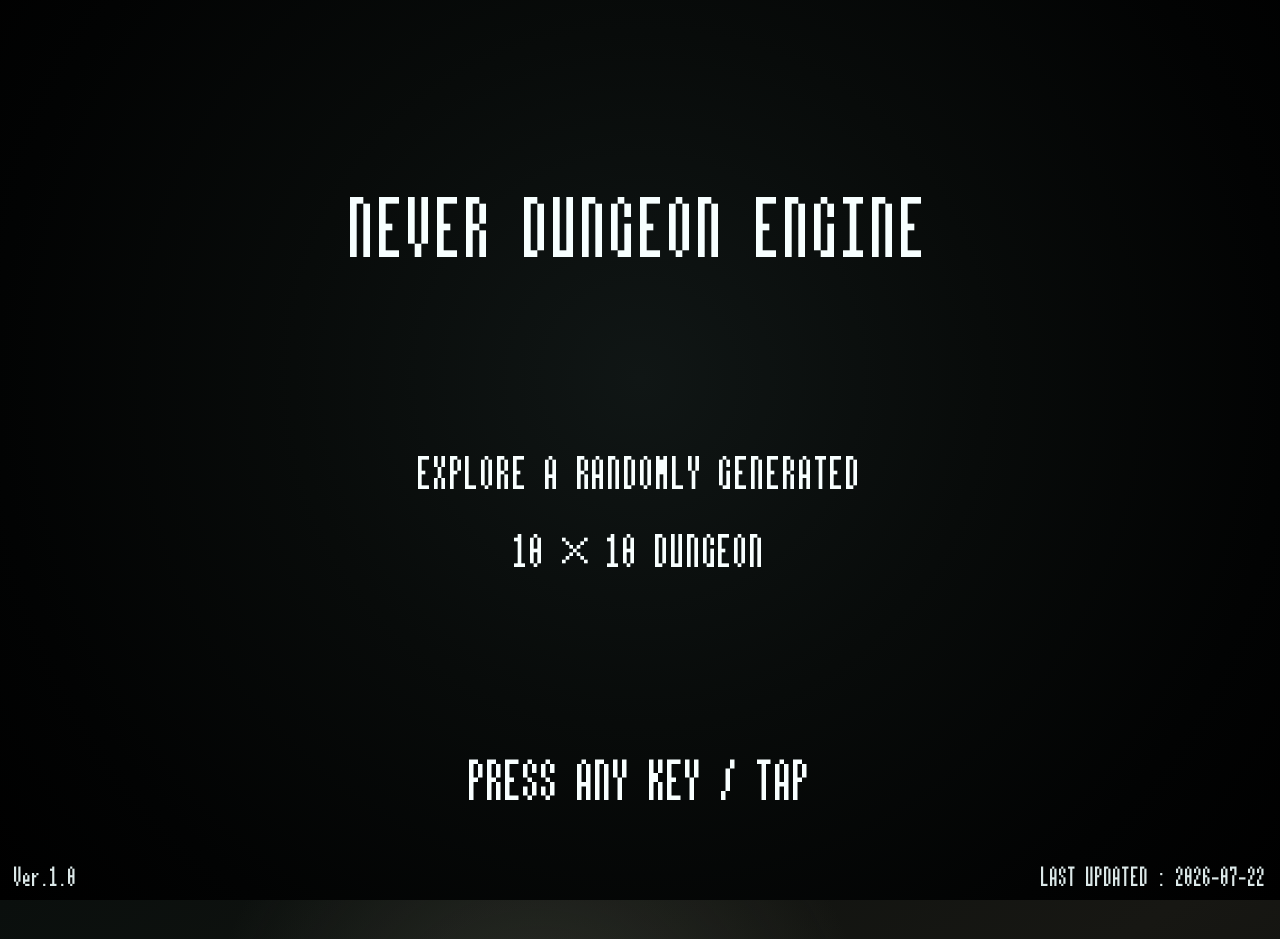
<file: index.html>
<!doctype html>
<html lang="ja">
<head>
  <meta charset="utf-8">
  <meta name="viewport" content="width=device-width,initial-scale=1,maximum-scale=1,user-scalable=no">
  <title>NEVER DUNGEON ENGINE</title>
  <link rel="apple-touch-icon" sizes="180x180" href="./apple-touch-icon.png">
  <link rel="icon" type="image/png" sizes="32x32" href="./favicon-32x32.png">
  <link rel="icon" type="image/png" sizes="16x16" href="./favicon-16x16.png">
  <link rel="stylesheet" href="css/style.css?v=20260722-2">
  <link rel="stylesheet" href="css/game-menu.css?v=20260722-6">
  <link rel="stylesheet" href="css/title-screen.css?v=20260722-1">
</head>
<body class="title-active">
<section id="titleScreen" class="title-screen" role="button" tabindex="0" aria-label="NEVER DUNGEON ENGINEを開始">
  <h1 class="title-logo">NEVER DUNGEON ENGINE</h1>
  <p class="title-description">EXPLORE A RANDOMLY GENERATED<br>10 × 10 DUNGEON</p>
  <p class="title-prompt">PRESS ANY KEY / TAP</p>
  <p class="title-version">Ver.1.0</p>
  <p class="title-updated">LAST UPDATED : 2026-07-22</p>
</section>
<main class="shell">
  <section class="game" aria-label="3Dダンジョン">
    <div class="viewport">
      <canvas id="screen" width="960" height="540"></canvas>
      <div class="status">
        <div class="readout"><span class="chip depth-chip" id="depth">B1F</span><span class="chip coordinate-chip" id="pos">X:0 Y:0</span></div>
        <div class="meter presence-meter" id="presenceMeter" role="progressbar" aria-label="気配" aria-valuemin="0" aria-valuemax="100" aria-valuenow="0"></div>
        <canvas id="compass" class="compass" width="72" height="72" aria-label="コンパス"></canvas>
        <div class="stopwatch" id="stopwatch" aria-label="探索時間">00:00:00</div>
        <div class="meter torch-meter" aria-label="たいまつ"><span id="torchMeter"></span></div>
      </div>
      <canvas id="eventOverlay" class="event-overlay" width="960" height="540" aria-hidden="true"></canvas>
      <canvas id="treasureCanvas" class="treasure-canvas" width="960" height="540" aria-hidden="true"></canvas>
    </div>

    <div class="quick-status" aria-label="プレイヤーステータス未接続">
      <span>Lv:<output id="quickLevel">---</output></span><span>[-]</span>
      <span>HP <output class="quick-value">----</output> / <output class="quick-value">----</output></span>
      <span>SP <output class="quick-value">----</output> / <output class="quick-value">----</output></span>
      <span>Cond:<output>----</output></span>
    </div>
    <div class="message" id="message">10×10の床空間を、薄い境界壁が区切っている。</div>
    <section id="dungeonCommands" class="dungeon-commands" aria-label="ダンジョンコマンド">
      <button type="button" data-command="items" disabled>アイテム</button>
      <button type="button" data-command="status">ステータス</button>
      <button type="button" data-command="deck" disabled>？？？？？</button>
      <button type="button" data-command="skills" disabled>スキル</button>
      <button type="button" data-command="save" disabled>セーブ</button>
      <button type="button" data-command="options">オプション</button>
    </section>
    <p id="commandHint" class="command-hint">＊ Bボタンでメニュー表示</p>

    <div class="controls">
      <div class="pad" aria-label="移動操作">
        <button id="forward" type="button" title="前進">↑</button><button id="left" type="button" title="左旋回">←</button><button id="back" type="button" title="後退">↓</button><button id="right" type="button" title="右旋回">→</button>
        <button id="autoReturn" type="button" title="踏破済みの道だけを通ってスタート地点へ戻る">帰還</button><button id="randomGenerate" type="button" title="新しいランダムダンジョンを生成する">ランダム生成</button>
      </div>
      <div class="virtual-stick" id="virtualStick" aria-label="移動用バーチャルスティック"><div class="virtual-stick-base"><div class="virtual-stick-knob"></div></div></div>
      <div class="action-buttons" aria-label="アクションボタン"><button id="buttonB" type="button" class="action-button action-button-b" aria-label="B キャンセル メニュー">B</button><button id="buttonA" type="button" class="action-button action-button-a" aria-label="A 決定">A</button></div>
    </div>

    <section class="menu-screen" id="menuScreen" aria-label="メニュー画面" hidden>
      <div class="menu-panel status-panel" data-menu-view="status" hidden>
        <article class="nde-status-page" data-status-page="0">
          <h1 class="menu-title">＊ STATUS ＊</h1>
          <div class="nde-status-identity"><strong>NO_NAME</strong><strong>UNKNOWN</strong><strong>LV ---</strong></div>
          <div class="nde-status-vitals"><span>HP ---- / ----</span><span>SP ---- / ----</span></div>
          <section id="ndeStatRows" class="nde-stat-rows" aria-label="能力値未接続"></section>
          <p class="nde-stat-note">能力値上限 30 / 装備・カード超過不可</p>
          <h2 class="nde-section-title">＊ EQUIPMENT ＊</h2>
          <div class="nde-equipment">
            <span>RIGHT ARM</span><strong>----</strong><span>LEFT ARM</span><strong>----</strong><span>HEAD</span><strong>----</strong><span>BODY</span><strong>----</strong><span>FOOT</span><strong>----</strong><span>ACCESSORY</span><strong>----</strong>
          </div>
          <h2 class="nde-experience-title">＊ EXPERIENCE ＊</h2><div class="nde-experience">------- / ------- NEXT LEVEL</div>
          <div class="nde-condition"><span>CONDITION</span><strong>----</strong></div>
        </article>
        <article class="nde-status-page" data-status-page="1" hidden>
          <h1 class="menu-title">＊ DETAIL STATUS ＊</h1>
          <div class="nde-detail-list">
            <div><span>物理ダメージ</span><strong>---%</strong></div><div><span>呪文ダメージ</span><strong>---%</strong></div><div><span>呪文耐性</span><strong>---%</strong></div><div><span>会心率</span><strong>---%</strong></div><div><span>回避率</span><strong>---%</strong></div><div><span>命中率</span><strong>---%</strong></div><div><span>先制率</span><strong>---%</strong></div><div><span>罠解除率</span><strong>---%</strong></div><div><span>状態異常耐性</span><strong>---%</strong></div><div><span>たいまつ消費軽減</span><strong>---%</strong></div><div><span>気配上昇軽減</span><strong>---%</strong></div>
          </div>
        </article>
        <div class="status-pager"><button type="button" class="menu-footer" data-status-nav="back">BACK</button><span data-status-indicator>1/2</span><button type="button" class="menu-footer" data-status-nav="next">NEXT</button></div>
      </div>

      <div class="menu-panel menu-panel-options" data-menu-view="options" hidden>
        <h1 class="menu-title">＊ OPTION ＊</h1>
        <div class="option-page" data-option-page="0">
          <button type="button" class="option-item option-language" data-option="language"><span>・言語選択/LANGUAGE（未実装）</span><span>日本語/JAPANESE 🔘　英語/ENGLISH ⚫</span></button>
          <div class="option-section"><div class="option-label">・BGM（未実装）</div><div class="toggle-row is-muted"><span>ON ⚫</span><span>OFF ⚫</span></div><label class="volume-row option-control" data-option="bgmVolume">Volume <input id="bgmVolume" type="range" min="0" max="100" value="0"> <span>0%</span></label></div>
          <div class="option-section"><button type="button" class="option-item" data-option="seEnabled"><span>・SE</span><b data-option-state="seEnabled">ON 🔘　OFF ⚫</b></button><label class="volume-row option-control" data-option="seVolume">Volume <input id="seVolume" type="range" min="0" max="100" value="10"> <span>10%</span></label></div>
        </div>
        <div class="option-page" data-option-page="1" hidden>
          <button type="button" class="option-item option-with-description" data-option="screenShake"><span class="option-heading">・画面の揺れ <b data-option-state="screenShake">ON 🔘　OFF ⚫</b></span><small>ダンジョン画面のゆらぎ演出を切り替えます。<br>画面酔いしやすい場合はOFFにしてください。</small></button>
          <button type="button" class="option-item option-with-description" data-option="torchFlicker"><span class="option-heading">・たいまつの揺らぎ <b data-option-state="torchFlicker">ON 🔘　OFF ⚫</b></span><small>たいまつの灯りによる画面の明暗変化を切り替えます。<br>チカチカが気になる場合はOFFにしてください。</small></button>
          <div class="npc-typewriter-option">
            <button type="button" class="option-item" data-option="npcTypewriterEnabled"><span>・タイプライター表示</span><b data-option-state="npcTypewriterEnabled">ON 🔘　OFF ⚫</b></button>
            <button type="button" class="option-item npc-typewriter-speed" data-option="npcTypewriterSpeed"><span data-option-state="npcTypewriterSpeed">SLOW ⚫　NORMAL 🔘　FAST ⚫</span></button>
            <small>NPCの台詞をタイプライターの様に一文字ずつ表示します。<br>ONの場合は表示速度も変更できます。</small>
          </div>
        </div>
        <div class="option-pager"><button type="button" class="menu-footer" data-option-nav="back">BACK</button><span class="page-indicator" data-page-indicator>1/2</span><button type="button" class="menu-footer" data-option-nav="next">NEXT</button></div>
      </div>

      <div class="menu-panel debug-panel" data-menu-view="debug" hidden>
        <h1 class="menu-title">＊ DEBUG MODE ＊</h1>
        <div class="debug-list" data-debug-page="0">
          <button type="button" class="option-item" data-debug="random">・ランダム生成 <span data-debug-action="random">ON ⚫</span></button>
          <button type="button" class="option-item" data-debug="compass">・コンパス表示 <span data-debug-state="compass">ON 🔘　OFF ⚫</span></button>
          <button type="button" class="option-item" data-debug="readout">・座標/階層表示 <span data-debug-state="readout">ON ⚫　OFF 🔘</span></button>
          <button type="button" class="option-item" data-debug="autoReturn">・オート帰還 <span data-debug-action="autoReturn">ON ⚫</span></button>
          <button type="button" class="option-item" data-debug="torchFull">・たいまつゲージ満タン <span data-debug-action="torchFull">ON ⚫</span></button>
          <button type="button" class="option-item" data-debug="torchFuelDisabled">・たいまつゲージ無効 <span data-debug-state="torchFuelDisabled">ON ⚫　OFF 🔘</span></button>
          <button type="button" class="option-item" data-debug="presenceDisabled">・気配ゲージ無効 <span data-debug-state="presenceDisabled">ON ⚫　OFF 🔘</span></button>
          <button type="button" class="option-item" data-debug="stairsDownVisible">・下り階段表示 <span data-debug-state="stairsDownVisible">ON ⚫　OFF 🔘</span></button>
          <button type="button" class="option-item" data-debug="npcsVisible">・NPC表示 <span data-debug-state="npcsVisible">ON ⚫　OFF 🔘</span></button>
          <button type="button" class="option-item" data-debug="treasuresVisible">・宝箱表示 <span data-debug-state="treasuresVisible">ON ⚫　OFF 🔘</span></button>
        </div>
        <div class="debug-list debug-mist-list" data-debug-page="1" hidden>
          <div class="debug-stopwatch-row"><span>・経過時間</span><span class="debug-stopwatch-actions"><button type="button" data-debug="stopwatchOn">ON <i data-stopwatch-state="on">🔘</i></button><button type="button" data-debug="stopwatchOff">OFF <i data-stopwatch-state="off">⚫</i></button><button type="button" data-debug="stopwatchReset">RESET <i data-stopwatch-state="reset">⚫</i></button></span></div>
          <div class="option-item wall-color-row" data-debug="wallColor"><span>・壁の色</span><span class="wall-color-buttons"><span><button type="button" data-wall-color="default">デフォルト <i>🔘</i></button><button type="button" data-wall-color="red">赤 <i>⚫</i></button><button type="button" data-wall-color="blue">青 <i>⚫</i></button></span><span><button type="button" data-wall-color="green">緑 <i>⚫</i></button><button type="button" data-wall-color="white">白 <i>⚫</i></button><button type="button" data-wall-color="black">黒 <i>⚫</i></button></span></span></div>
          <div class="option-item floor-color-row" data-debug="floorColor"><span>・床の色</span><span class="floor-color-buttons"><span><button type="button" data-floor-color="default">デフォルト <i>🔘</i></button><button type="button" data-floor-color="red">赤 <i>⚫</i></button><button type="button" data-floor-color="blue">青 <i>⚫</i></button></span><span><button type="button" data-floor-color="green">緑 <i>⚫</i></button><button type="button" data-floor-color="purple">紫 <i>⚫</i></button><button type="button" data-floor-color="white">白 <i>⚫</i></button></span></span></div>
          <button type="button" class="option-item" data-debug="mistEnabled">・霧 <span data-debug-state="mistEnabled">ON 🔘　OFF ⚫</span></button>
          <div class="option-item mist-color-row" data-debug="mistColor"><span>・霧の色</span><span class="mist-color-buttons"><button type="button" data-mist-color="green">緑 <i>🔘</i></button><button type="button" data-mist-color="frost">青白 <i>⚫</i></button><button type="button" data-mist-color="poison">紫 <i>⚫</i></button></span></div>
          <label class="option-item debug-slider-row" data-debug="mistIntensity"><span>・霧の濃さ</span><input id="mistIntensity" type="range" min="25" max="200" step="25" value="100"><output data-debug-value="mistIntensity">100%</output></label>
          <label class="option-item debug-slider-row" data-debug="mistDistance"><span>・霧の距離</span><input id="mistDistance" type="range" min="3" max="9" step="1" value="9"><output data-debug-value="mistDistance">9マス</output></label>
          <p class="debug-mist-note">霧は環境演出として独立しています。黒い暗闇はたいまつ50%未満から強まり、霧より優先して表示されます。</p>
        </div>
        <div class="debug-pager"><button type="button" class="menu-footer" data-debug-nav="back">BACK</button><span class="page-indicator" data-debug-indicator>1/2</span><button type="button" class="menu-footer" data-debug-nav="next">NEXT</button></div>
      </div>
    </section>
  </section>
</main>
  <script type="module" src="js/title-screen.js?v=20260721-1"></script>
  <script type="module" src="js/main.js?v=20260722-22"></script>
</body>
</html>
</file>
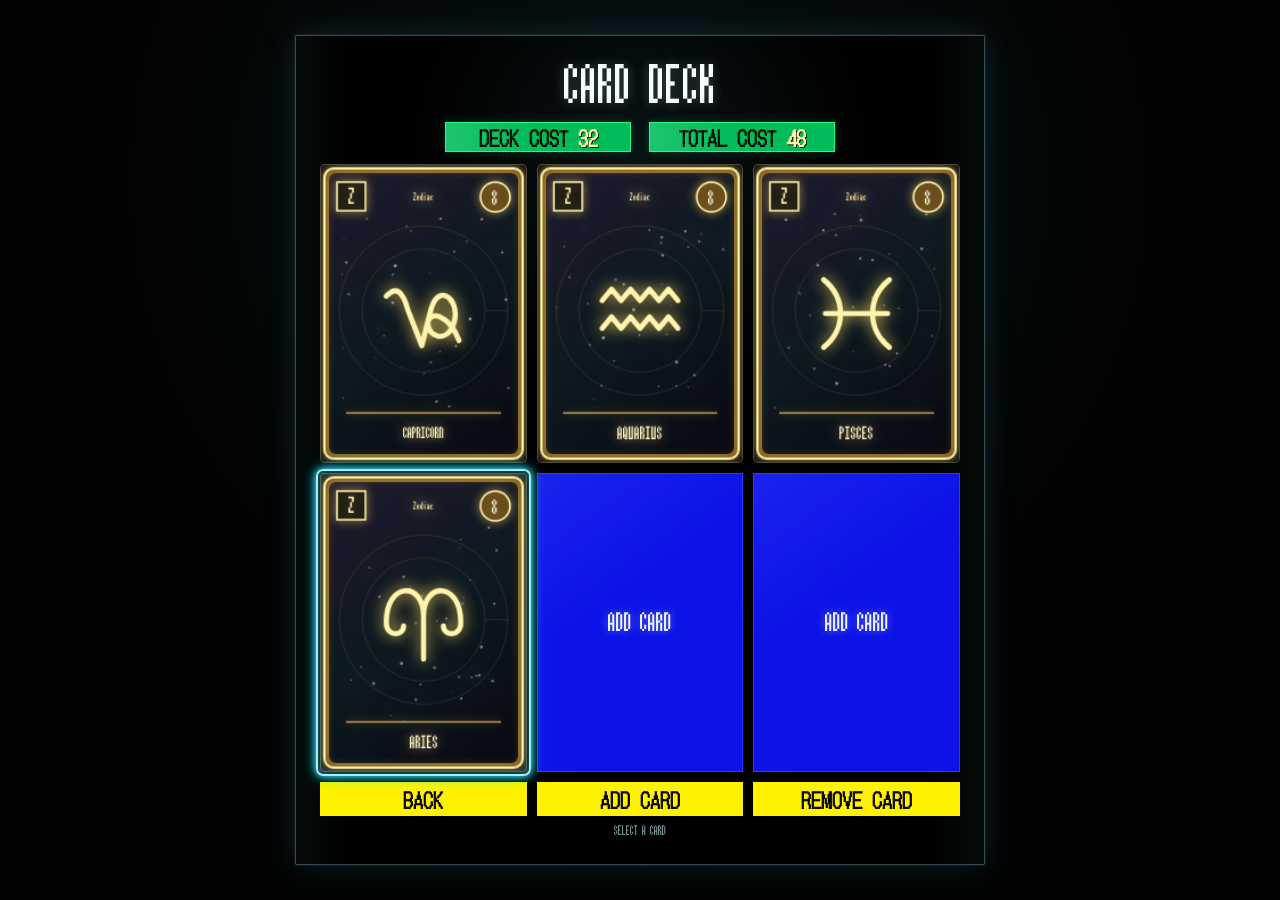
<file: prototype/card-deck/index.html>
<!doctype html>
<html lang="ja">
<head>
  <meta charset="utf-8">
  <meta name="viewport" content="width=device-width, initial-scale=1, viewport-fit=cover">
  <meta name="theme-color" content="#030504">
  <title>NDE Card Deck Prototype</title>
  <link rel="stylesheet" href="./style.css">
</head>
<body>
  <main class="prototype-shell">
    <section class="deck-screen" aria-labelledby="deckTitle">
      <header class="deck-header">
        <h1 id="deckTitle">CARD DECK</h1>
        <div class="cost-summary" aria-label="デッキコスト情報">
          <p>DECK COST <output id="deckCost">0</output></p>
          <p>TOTAL COST <output id="totalCost">48</output></p>
        </div>
      </header>

      <div id="deckGrid" class="deck-grid" role="group" aria-label="デッキのカードスロット"></div>

      <nav class="deck-actions" aria-label="デッキ操作">
        <button type="button" data-action="back">BACK</button>
        <button type="button" data-action="add">ADD CARD</button>
        <button type="button" data-action="remove">REMOVE CARD</button>
      </nav>

      <p id="statusMessage" class="status-message" aria-live="polite">
        SELECT A CARD
      </p>
    </section>
  </main>

  <script src="./main.js" defer></script>
</body>
</html>
</file>
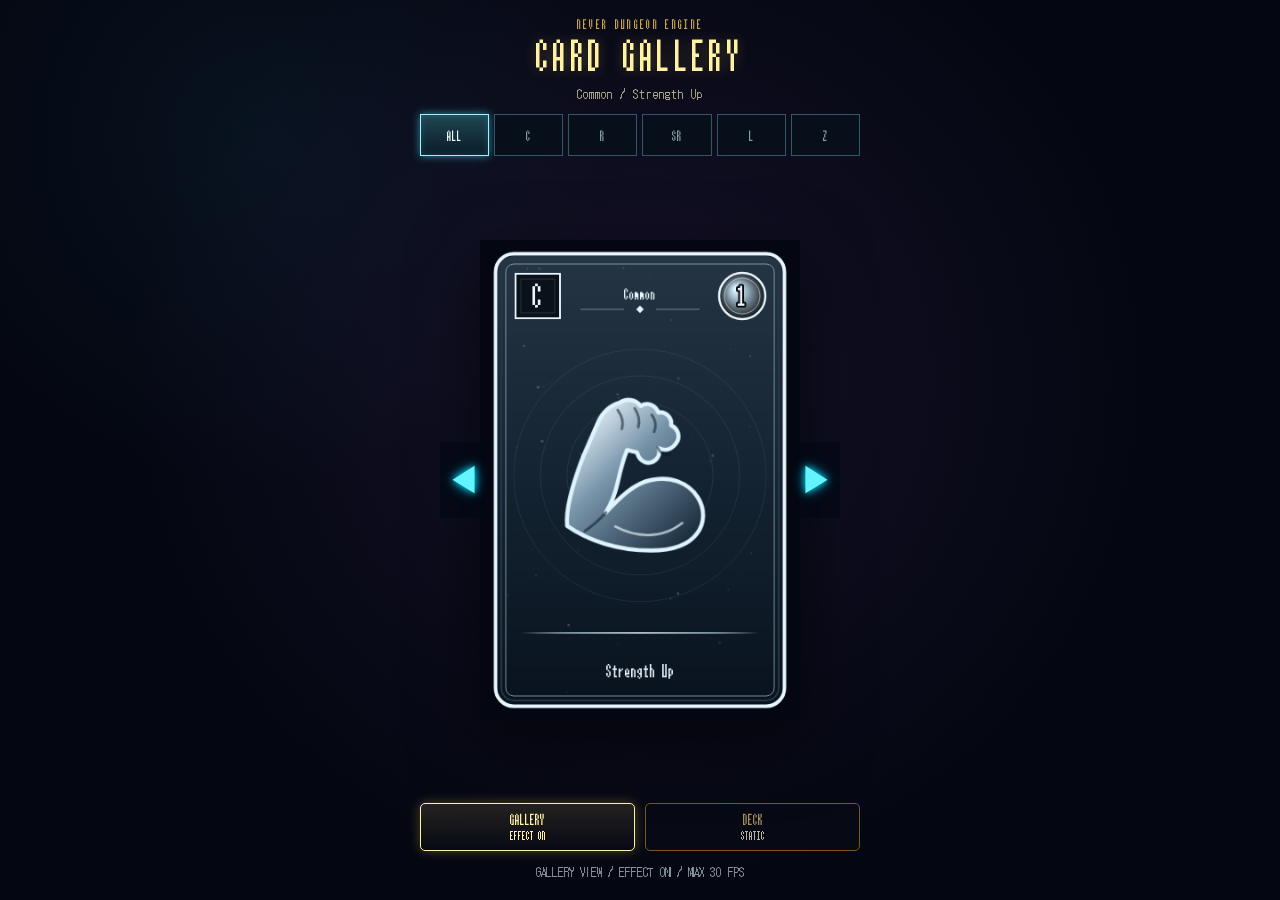
<file: prototype/card-system/index.html>
<!doctype html>
<html lang="ja">
<head>
  <meta charset="utf-8">
  <meta name="viewport" content="width=device-width, initial-scale=1">
  <meta name="robots" content="noindex, nofollow">
  <title>NDE Card System</title>
</head>
<body>
  <p>Opening card gallery...</p>
  <script>
    const galleryUrl = new URL("./gallery/", globalThis.location.href);
    galleryUrl.search = globalThis.location.search;
    globalThis.location.replace(galleryUrl);
  </script>
</body>
</html>
</file>
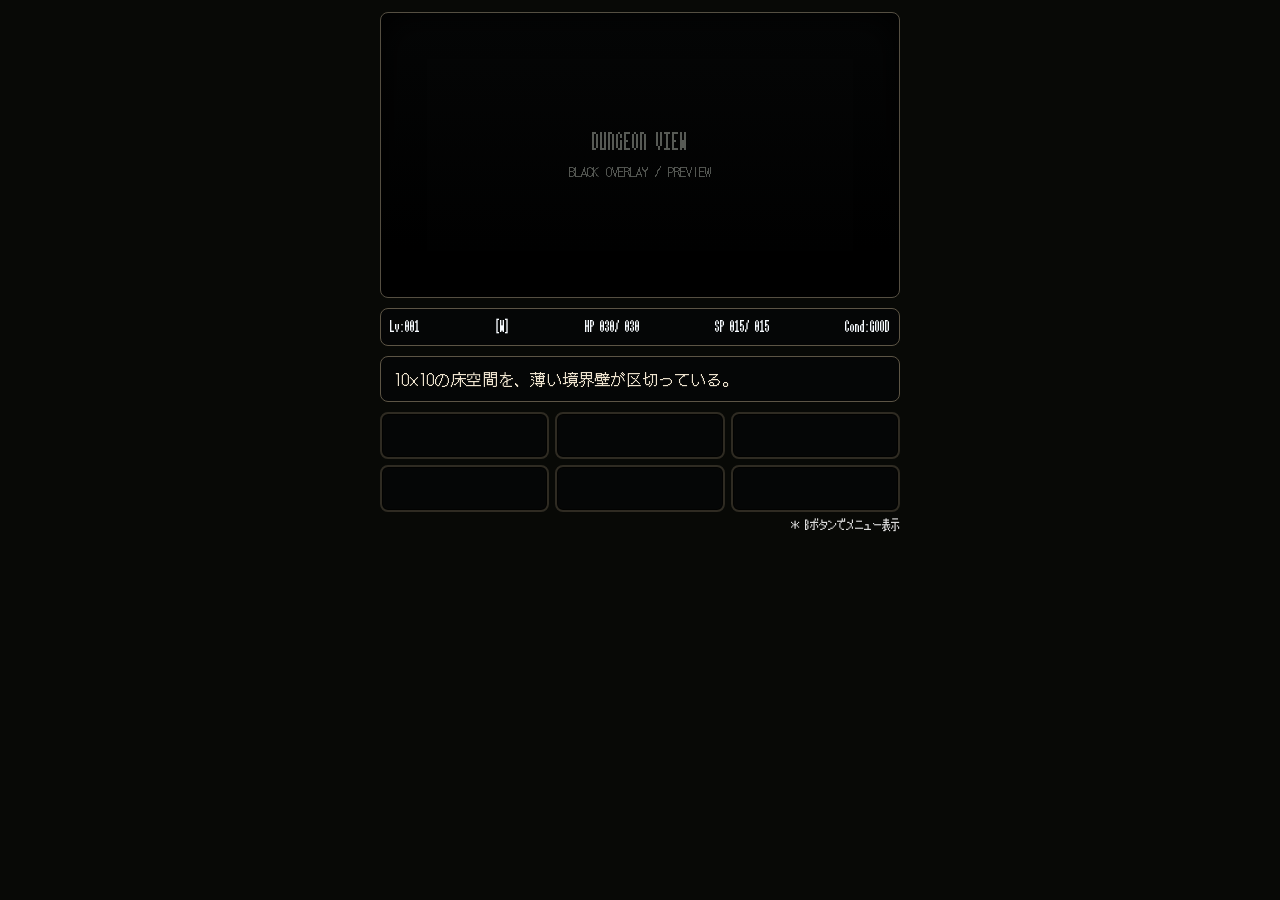
<file: prototype/dungeon-command-menu/index.html>
<!doctype html>
<html lang="ja">
<head>
  <meta charset="utf-8">
  <meta name="viewport" content="width=device-width,initial-scale=1,maximum-scale=1,user-scalable=no,viewport-fit=cover">
  <meta name="theme-color" content="#080906">
  <title>NDE Dungeon Command Menu Prototype</title>
  <link rel="stylesheet" href="./style.css?v=20260720-2">
  <link rel="stylesheet" href="./quick-status.css?v=20260720-1">
  <link rel="stylesheet" href="./menu/command-menu.css?v=20260720-3">
  <link rel="stylesheet" href="./controls/virtual-controls.css?v=20260720-1">
</head>
<body>
  <main class="prototype-shell">
    <section class="game-frame" aria-label="ダンジョンコマンドメニュー検証">
      <div class="dungeon-overlay" aria-label="ダンジョン表示省略中"><span>DUNGEON VIEW</span><small>BLACK OVERLAY / PREVIEW</small></div>
      <div class="quick-status" aria-label="レベル1 戦士 HP30/30 SP15/15 コンディション GOOD">
        <span>Lv:<output id="quickLevel">001</output></span>
        <span>[W]</span>
        <span>HP <output id="quickHpCurrent" class="quick-value">030</output> / <output id="quickHpMax" class="quick-value">030</output></span>
        <span>SP <output id="quickSpCurrent" class="quick-value">015</output> / <output id="quickSpMax" class="quick-value">015</output></span>
        <span>Cond:<output id="quickCondition">GOOD</output></span>
      </div>
      <p id="message" class="message-frame" aria-live="polite">10×10の床空間を、薄い境界壁が区切っている。</p>
      <section id="commandRegion" class="command-region" aria-label="コマンド一覧"></section>
    </section>
    <section class="touch-controls" aria-label="タッチ操作">
      <div class="virtual-stick" id="virtualStick" aria-label="メニュー移動用バーチャルパッド"><div class="virtual-stick-base"><div class="virtual-stick-knob"></div></div></div>
      <div class="action-buttons">
        <button id="buttonB" type="button" class="action-button action-button-b" aria-label="B メニュー 戻る">B</button>
        <button id="buttonA" type="button" class="action-button action-button-a" aria-label="A 決定">A</button>
      </div>
    </section>
  </main>
  <script type="module" src="./main.js?v=20260720-3"></script>
</body>
</html>
</file>
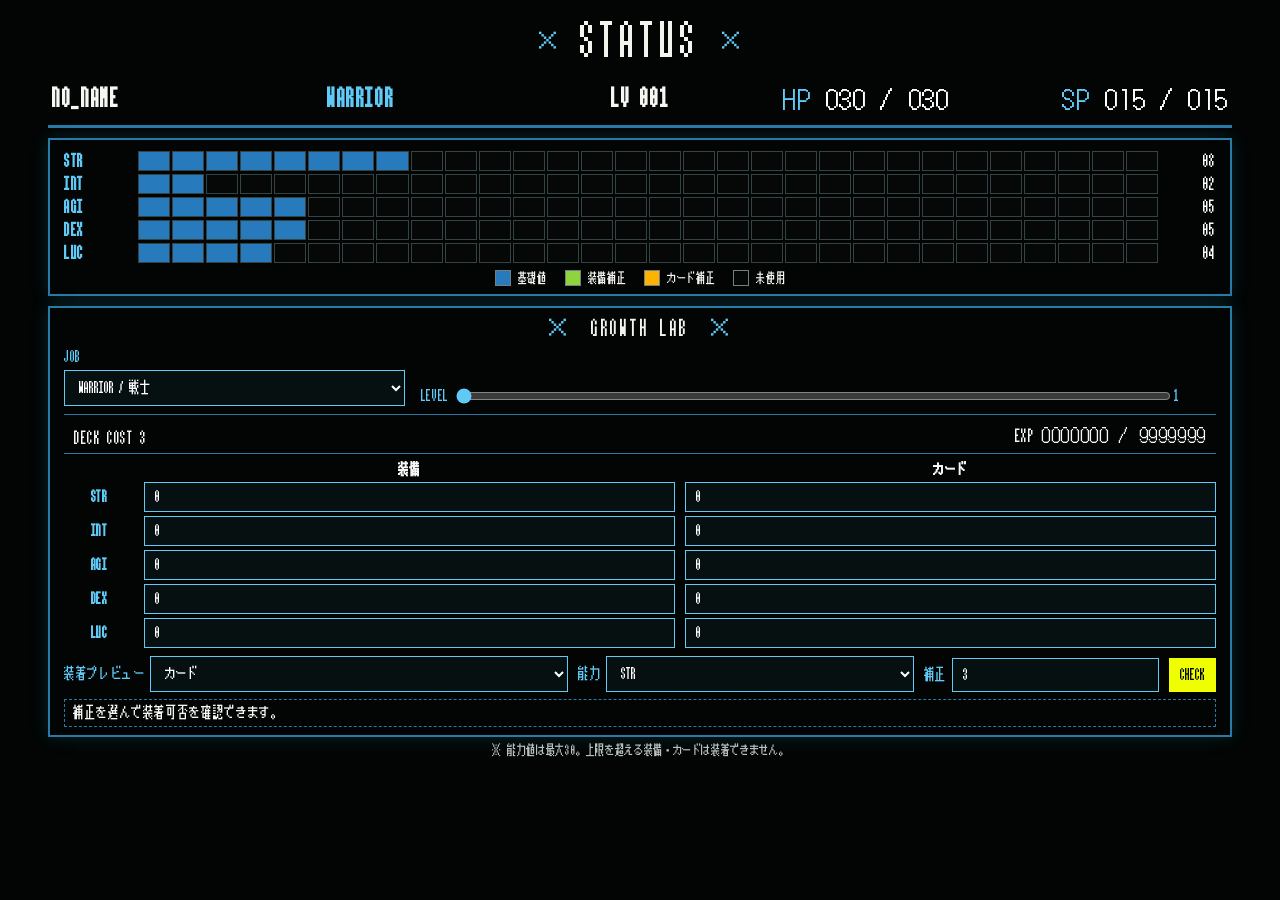
<file: prototype/growth-system/index.html>
<!doctype html><html lang="ja"><head><meta charset="utf-8"><meta name="viewport" content="width=device-width,initial-scale=1,viewport-fit=cover"><meta name="theme-color" content="#020605"><title>NDE Growth System Prototype</title><link rel="stylesheet" href="./style.css?v=20260719-1"></head>
<body><main class="screen"><header class="title"><span>×</span><h1>STATUS</h1><span>×</span></header>
<section class="identity"><strong>NO_NAME</strong><strong id="jobName">WARRIOR</strong><strong>LV <output id="levelOutput">001</output></strong><div class="vitals"><span>HP <output id="hpOutput">030 / 030</output></span><span>SP <output id="spOutput">015 / 015</output></span></div></section>
<section class="stats-panel"><h2 class="sr-only">能力値</h2><div id="statRows"></div><div class="legend"><span class="base">基礎値</span><span class="equipment">装備補正</span><span class="cards">カード補正</span><span class="empty">未使用</span></div></section>
<section class="lab"><header class="section-title"><span>×</span><h2>GROWTH LAB</h2><span>×</span></header><div class="controls"><label>JOB<select id="jobSelect"></select></label><label>LEVEL<input id="levelInput" type="range" min="1" max="197" value="1"><output id="levelValue">1</output></label></div><div class="growth-summary"><span>DECK COST <output id="deckCost">3</output></span><span>EXP <output id="experience">0000000 / 9999999</output></span></div>
<div class="bonus-editor"><div></div><strong>装備</strong><strong>カード</strong><div id="bonusInputs" class="bonus-inputs"></div></div>
<div class="preview"><label>装着プレビュー<select id="previewSource"><option value="cards">カード</option><option value="equipment">装備</option></select></label><label>能力<select id="previewStat"></select></label><label>補正<input id="previewAmount" type="number" min="0" max="30" value="3"></label><button id="previewButton" type="button">CHECK</button></div><p id="previewMessage" class="message" aria-live="polite">補正を選んで装着可否を確認できます。</p></section>
<footer>※ 能力値は最大30。上限を超える装備・カードは装着できません。</footer></main><script type="module" src="./main.js?v=20260719-3"></script></body></html>
</file>
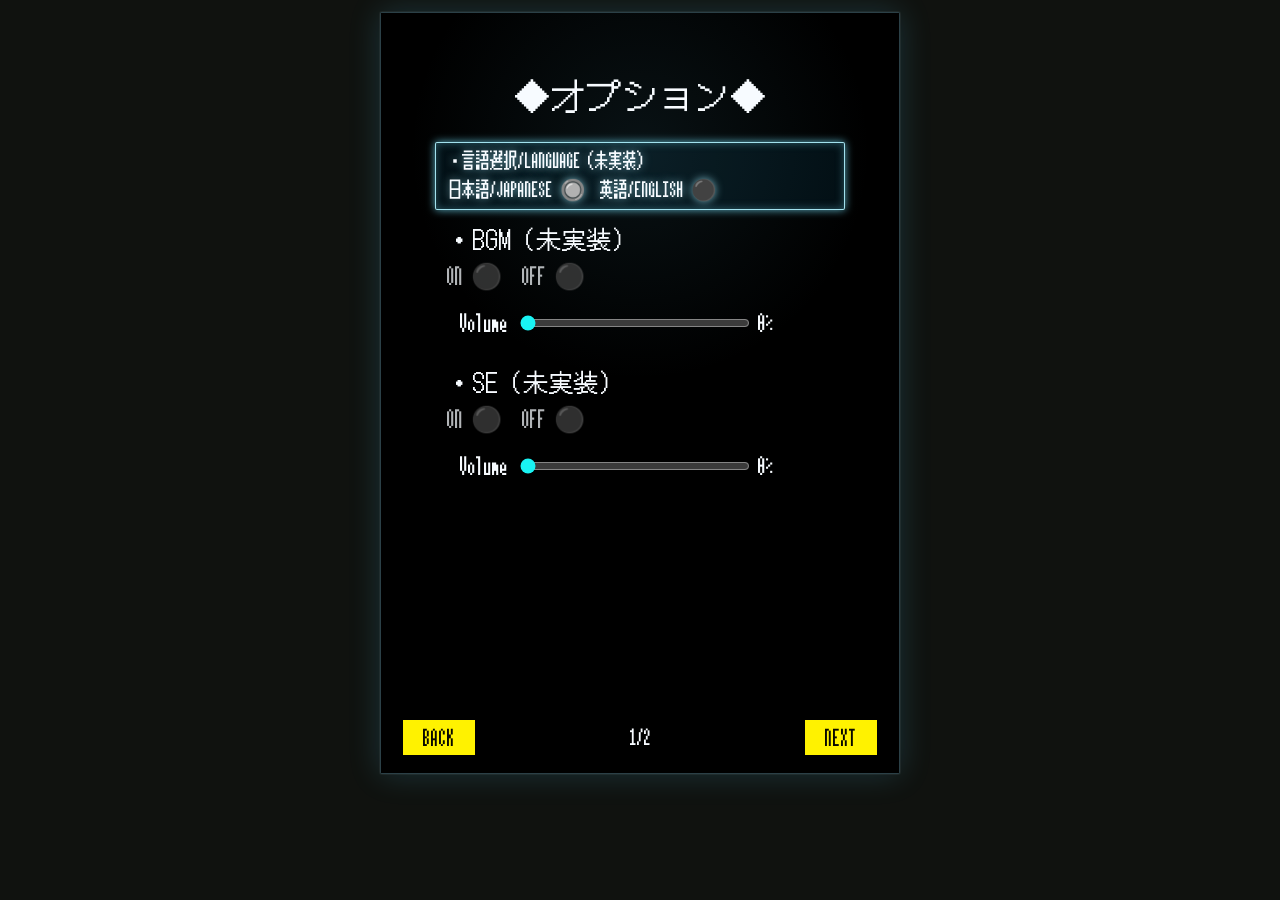
<file: prototype/options-screen/index.html>
<!doctype html>
<html lang="ja">
<head>
  <meta charset="utf-8">
  <meta name="viewport" content="width=device-width,initial-scale=1,maximum-scale=1,user-scalable=no,viewport-fit=cover">
  <meta name="theme-color" content="#080906">
  <title>NDE Options Screen Preview</title>
  <link rel="stylesheet" href="./style.css?v=20260720-3">
  <link rel="stylesheet" href="./mobile-frame.css?v=20260720-1">
  <link rel="stylesheet" href="../dungeon-command-menu/controls/virtual-controls.css?v=20260720-2">
</head>
<body>
  <main class="prototype-shell">
    <section class="menu-screen" aria-label="オプション画面">
      <div class="menu-panel menu-panel-options">
        <h1 class="menu-title">◆オプション◆</h1>

        <div class="option-page" data-option-page="0">
          <button type="button" class="option-item option-language" data-option="language">
            <span>・言語選択/LANGUAGE（未実装）</span>
            <span>日本語/JAPANESE 🔘　英語/ENGLISH ⚫</span>
          </button>
          <div class="option-section">
            <div class="option-label">・BGM（未実装）</div>
            <div class="toggle-row is-muted"><span>ON ⚫</span><span>OFF ⚫</span></div>
            <label class="volume-row option-control" data-option="bgmVolume">Volume <input id="bgmVolume" type="range" min="0" max="100" step="10" value="0"> <span>0%</span></label>
          </div>
          <div class="option-section">
            <div class="option-label">・SE（未実装）</div>
            <div class="toggle-row is-muted"><span>ON ⚫</span><span>OFF ⚫</span></div>
            <label class="volume-row option-control" data-option="seVolume">Volume <input id="seVolume" type="range" min="0" max="100" step="10" value="0"> <span>0%</span></label>
          </div>
        </div>

        <div class="option-page" data-option-page="1" hidden>
          <button type="button" class="option-item" data-option="random">・ランダム生成 <span data-action-state="random">ON ⚫</span></button>
          <button type="button" class="option-item" data-option="compass">・コンパス表示 <span data-option-state="compass">ON 🔘　OFF ⚫</span></button>
          <button type="button" class="option-item" data-option="readout">・座標/階層表示 <span data-option-state="readout">ON ⚫　OFF 🔘</span></button>
          <button type="button" class="option-item" data-option="autoReturn">・オート帰還 <span data-action-state="autoReturn">ON ⚫</span></button>
          <button type="button" class="option-item" data-option="torchFull">・たいまつゲージ満タン <span data-action-state="torchFull">ON ⚫</span></button>
        </div>

        <p id="feedback" class="feedback" aria-live="polite"></p>
        <div class="option-pager">
          <button type="button" class="menu-footer" data-option-nav="back">BACK</button>
          <span class="page-indicator" data-page-indicator>1/2</span>
          <button type="button" class="menu-footer" data-option-nav="next">NEXT</button>
        </div>
      </div>
    </section>
    <section class="touch-controls" aria-label="タッチ操作">
      <div class="virtual-stick" id="virtualStick" aria-label="オプション移動用バーチャルパッド"><div class="virtual-stick-base"><div class="virtual-stick-knob"></div></div></div>
      <div class="action-buttons"><button id="buttonB" type="button" class="action-button action-button-b" aria-label="B 戻る">B</button><button id="buttonA" type="button" class="action-button action-button-a" aria-label="A 決定">A</button></div>
    </section>
  </main>
  <script type="module" src="./main.js?v=20260720-2"></script>
</body>
</html>
</file>
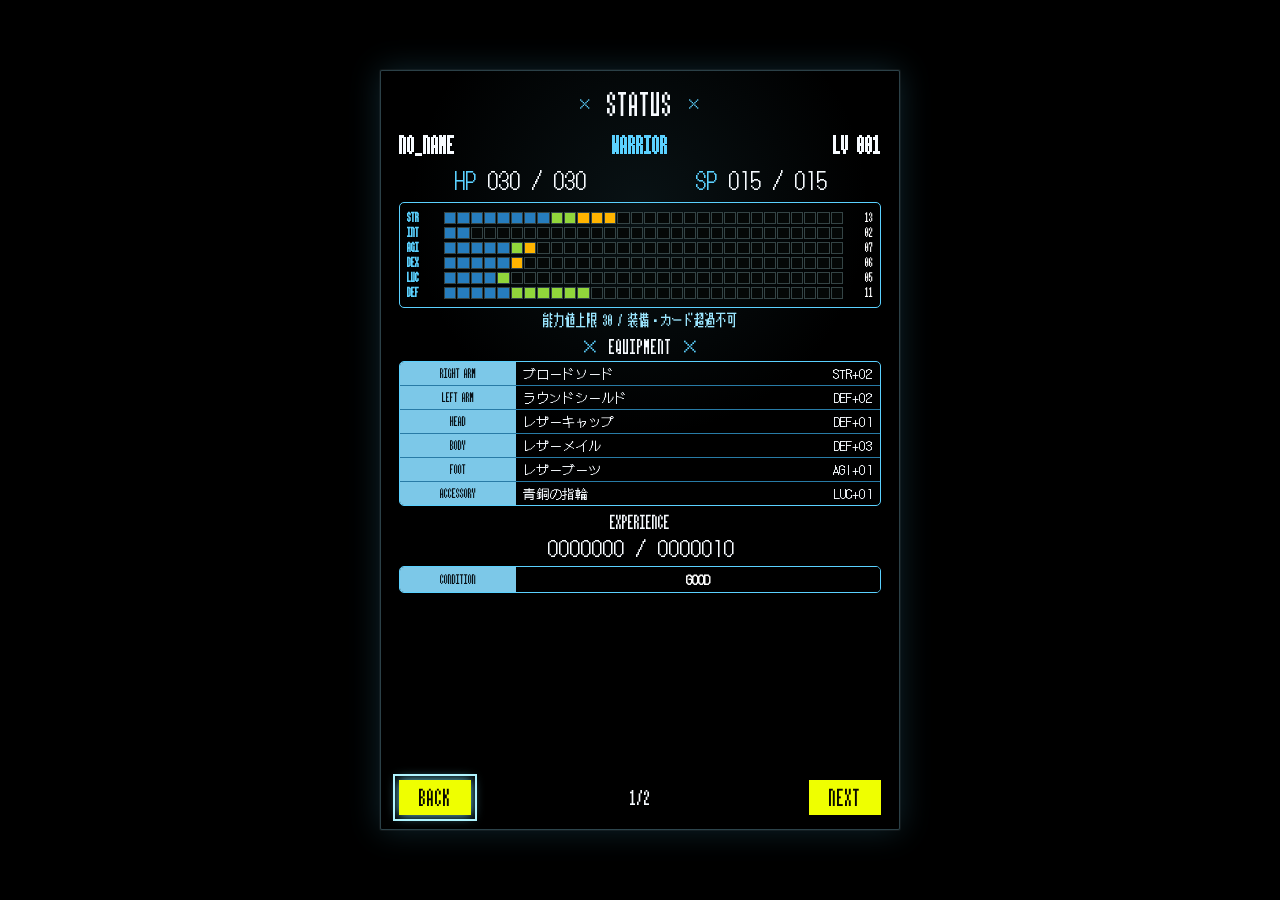
<file: prototype/status-screen/index.html>
<!doctype html><html lang="ja"><head><meta charset="utf-8"><meta name="viewport" content="width=device-width,initial-scale=1,maximum-scale=1,user-scalable=no,viewport-fit=cover"><meta name="theme-color" content="#000"><title>NDE Status Screen Preview</title><link rel="stylesheet" href="./style.css?v=20260720-3"></head><body><main class="preview-shell">
<section class="menu-frame" aria-label="ステータス画面プレビュー"><article class="status-page" data-page="0"><header class="screen-title"><span>×</span><h1>STATUS</h1><span>×</span></header><div class="identity"><strong>NO_NAME</strong><strong class="job">WARRIOR</strong><strong>LV 001</strong></div><div class="vitals info-font"><span><b>HP</b> 030 / 030</span><span><b>SP</b> 015 / 015</span></div><section class="stats"><div id="statRows"></div></section>
<p class="detail-note stat-limit-note">能力値上限 30 / 装備・カード超過不可</p><section class="equipment-section"><h2><span>×</span>EQUIPMENT<span>×</span></h2><div class="equipment-table"><span>RIGHT ARM</span><strong class="info-font"><i>ブロードソード</i><b>STR+02</b></strong><span>LEFT ARM</span><strong class="info-font"><i>ラウンドシールド</i><b>DEF+02</b></strong><span>HEAD</span><strong class="info-font"><i>レザーキャップ</i><b>DEF+01</b></strong><span>BODY</span><strong class="info-font"><i>レザーメイル</i><b>DEF+03</b></strong><span>FOOT</span><strong class="info-font"><i>レザーブーツ</i><b>AGI+01</b></strong><span>ACCESSORY</span><strong class="info-font"><i>青銅の指輪</i><b>LUC+01</b></strong></div></section><section class="experience info-font"><h2>EXPERIENCE</h2><output>0000000 / 0000010</output></section><div class="condition"><span>CONDITION</span><strong class="info-font">GOOD</strong></div></article>
<article class="status-page detail-page" data-page="1" hidden><header class="screen-title"><span>×</span><h1>DETAIL STATUS</h1><span>×</span></header><section class="detail-list info-font"><div><span>物理ダメージ</span><strong>+04%</strong></div><div><span>呪文ダメージ</span><strong>+00%</strong></div><div><span>呪文耐性</span><strong>00%</strong></div><div><span>会心率</span><strong>03%</strong></div><div><span>回避率</span><strong>02%</strong></div><div><span>命中率</span><strong>95%</strong></div><div><span>先制率</span><strong>05%</strong></div><div><span>罠解除率</span><strong>08%</strong></div><div><span>状態異常耐性</span><strong>04%</strong></div><div><span>たいまつ消費軽減</span><strong>+03%</strong></div><div><span>気配上昇軽減</span><strong>+02%</strong></div></section></article>
<nav class="pager"><button type="button" data-action="back">BACK</button><output id="pageIndicator">1/2</output><button type="button" data-action="next">NEXT</button></nav></section>
<section class="touch-controls"><div class="virtual-stick" id="virtualStick"><div class="virtual-stick-base"><div class="virtual-stick-knob"></div></div></div><div class="action-buttons"><button id="statusButtonB" type="button" class="action-button action-button-b" aria-label="B 戻る">B</button><button id="statusButtonA" type="button" class="action-button action-button-a" aria-label="A 決定">A</button></div></section>
</main><script type="module" src="./main.js?v=20260720-4"></script></body></html>
</file>
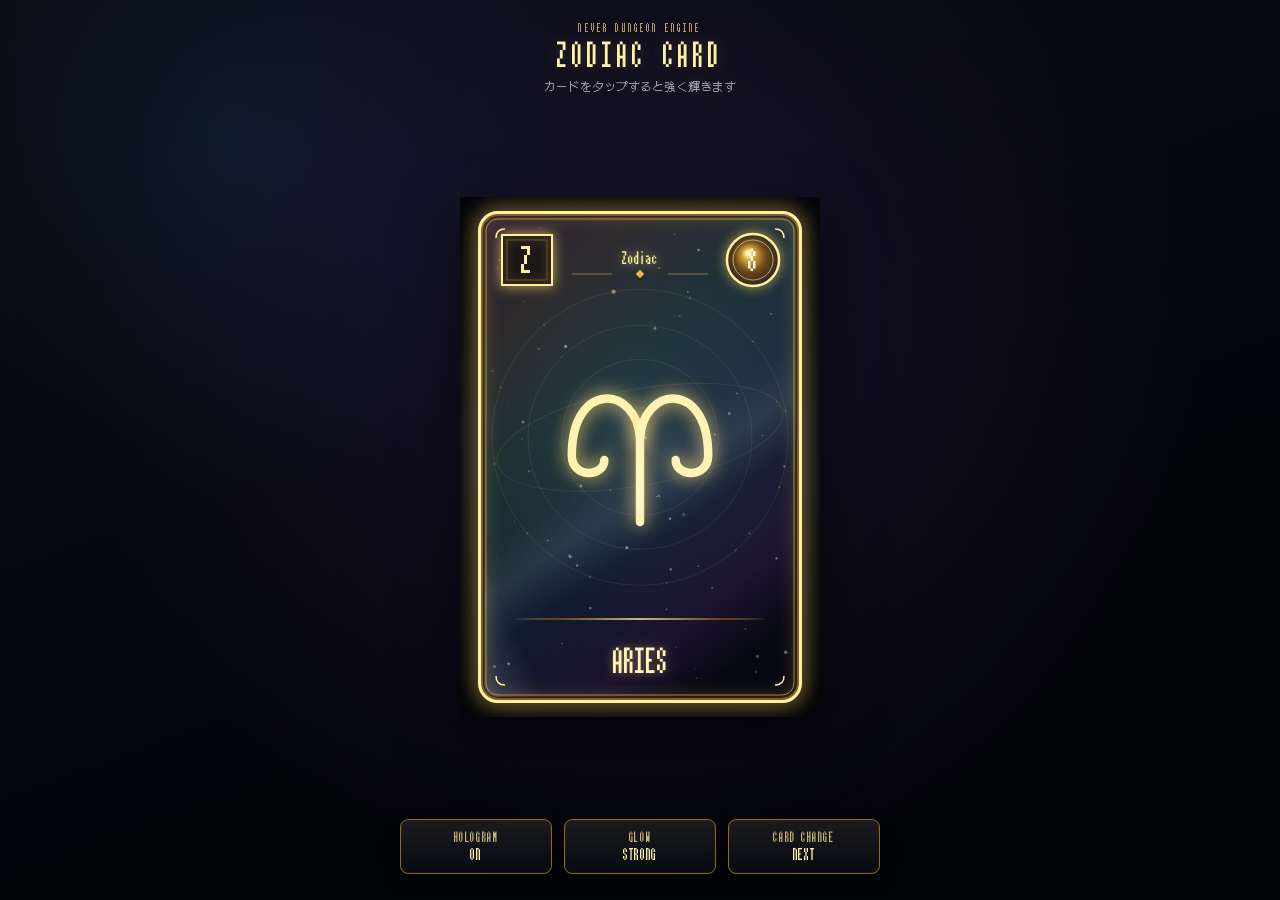
<file: prototype/zodiac-card/index.html>
<!doctype html>
<html lang="ja">
<head>
  <meta charset="utf-8">
  <meta name="viewport" content="width=device-width, initial-scale=1, viewport-fit=cover">
  <meta name="theme-color" content="#05060c">
  <title>NDE Zodiac Card Prototype</title>
  <link rel="stylesheet" href="./style.css">
</head>
<body>
  <main class="prototype-shell">
    <header class="prototype-heading">
      <p class="eyebrow">NEVER DUNGEON ENGINE</p>
      <h1>ZODIAC CARD</h1>
      <p class="instruction">カードをタップすると強く輝きます</p>
    </header>

    <section class="card-stage" aria-label="ゾディアックカード表示">
      <canvas
        id="cardCanvas"
        width="360"
        height="520"
        aria-label="最高レアリティZの牡羊座カード"
      ></canvas>
    </section>

    <section class="controls" aria-label="カード演出の設定">
      <button id="hologramButton" type="button" aria-pressed="true">
        HOLOGRAM <span>ON</span>
      </button>
      <button id="glowButton" type="button" aria-pressed="true">
        GLOW <span>STRONG</span>
      </button>
      <button id="cardChangeButton" type="button">
        CARD CHANGE <span>NEXT</span>
      </button>
    </section>
  </main>

  <script src="./main.js" defer></script>
</body>
</html>
</file>
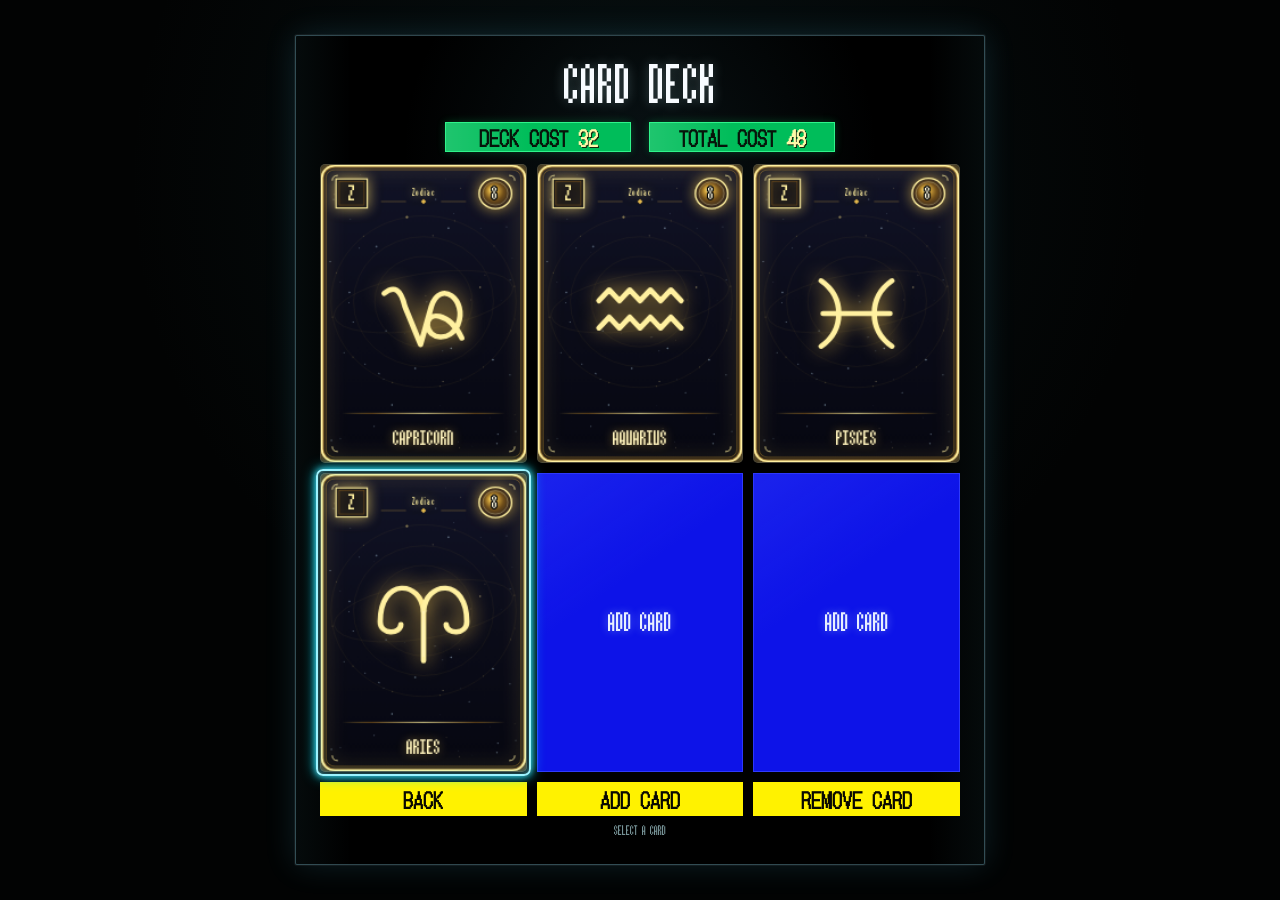
<file: prototype/card-system/card-deck/index.html>
<!doctype html>
<html lang="ja">
<head>
  <meta charset="utf-8">
  <meta name="viewport" content="width=device-width, initial-scale=1, viewport-fit=cover">
  <meta name="theme-color" content="#030504">
  <title>NDE Card Deck Prototype</title>
  <!-- Update this version whenever the card deck CSS or JavaScript changes. -->
  <link rel="stylesheet" href="./style.css?v=20260720-2">
  <link rel="stylesheet" href="../../dungeon-command-menu/controls/virtual-controls.css?v=20260720-2">
</head>
<body>
  <main class="prototype-shell">
    <section class="deck-screen" aria-labelledby="deckTitle">
      <header class="deck-header">
        <h1 id="deckTitle">CARD DECK</h1>
        <div class="cost-summary" aria-label="デッキコスト情報">
          <p>DECK COST <output id="deckCost">0</output></p>
          <p>TOTAL COST <output id="totalCost">48</output></p>
        </div>
      </header>

      <div id="deckGrid" class="deck-grid" role="group" aria-label="デッキのカードスロット"></div>

      <nav class="deck-actions" aria-label="デッキ操作">
        <button type="button" data-action="back">BACK</button>
        <button type="button" data-action="add">ADD CARD</button>
        <button type="button" data-action="remove">REMOVE CARD</button>
      </nav>

      <p id="statusMessage" class="status-message" aria-live="polite">
        SELECT A CARD
      </p>
    </section>
  </main>

  <section class="touch-controls" aria-label="タッチ操作">
    <div class="virtual-stick" id="virtualStick" aria-label="デッキ枠移動用バーチャルパッド"><div class="virtual-stick-base"><div class="virtual-stick-knob"></div></div></div>
    <div class="action-buttons"><button id="buttonB" type="button" class="action-button action-button-b" aria-label="B 戻る">B</button><button id="buttonA" type="button" class="action-button action-button-a" aria-label="A 決定">A</button></div>
  </section>

  <section id="cardPicker" class="card-picker" aria-labelledby="cardPickerTitle" hidden>
    <button class="picker-backdrop" type="button" data-picker-close aria-label="カード選択を閉じる"></button>
    <div class="picker-panel" role="dialog" aria-modal="true">
      <header class="picker-header">
        <div class="picker-heading">
          <h2 id="cardPickerTitle">SELECT CARD</h2>
          <p id="cardPickerMessage">SELECT A CARD</p>
        </div>
        <nav id="rarityFilters" class="rarity-filters" aria-label="レアリティフィルター">
          <button type="button" data-rarity-filter="ALL" aria-pressed="true">ALL</button>
          <button type="button" data-rarity-filter="C" aria-pressed="false">C</button>
          <button type="button" data-rarity-filter="R" aria-pressed="false">R</button>
          <button type="button" data-rarity-filter="SR" aria-pressed="false">SR</button>
          <button type="button" data-rarity-filter="L" aria-pressed="false">L</button>
          <button type="button" data-rarity-filter="Z" aria-pressed="false">Z</button>
        </nav>
        <button id="cardPickerClose" class="picker-close" type="button" aria-label="カード選択を閉じる">×</button>
      </header>
      <p id="cardPickerEmpty" class="picker-empty" aria-live="polite" hidden></p>
      <div id="cardPickerGrid" class="picker-grid" role="list" aria-label="選択可能なカード"></div>
    </div>
  </section>

  <script type="module" src="./main.js?v=20260720-2"></script>
</body>
</html>
</file>
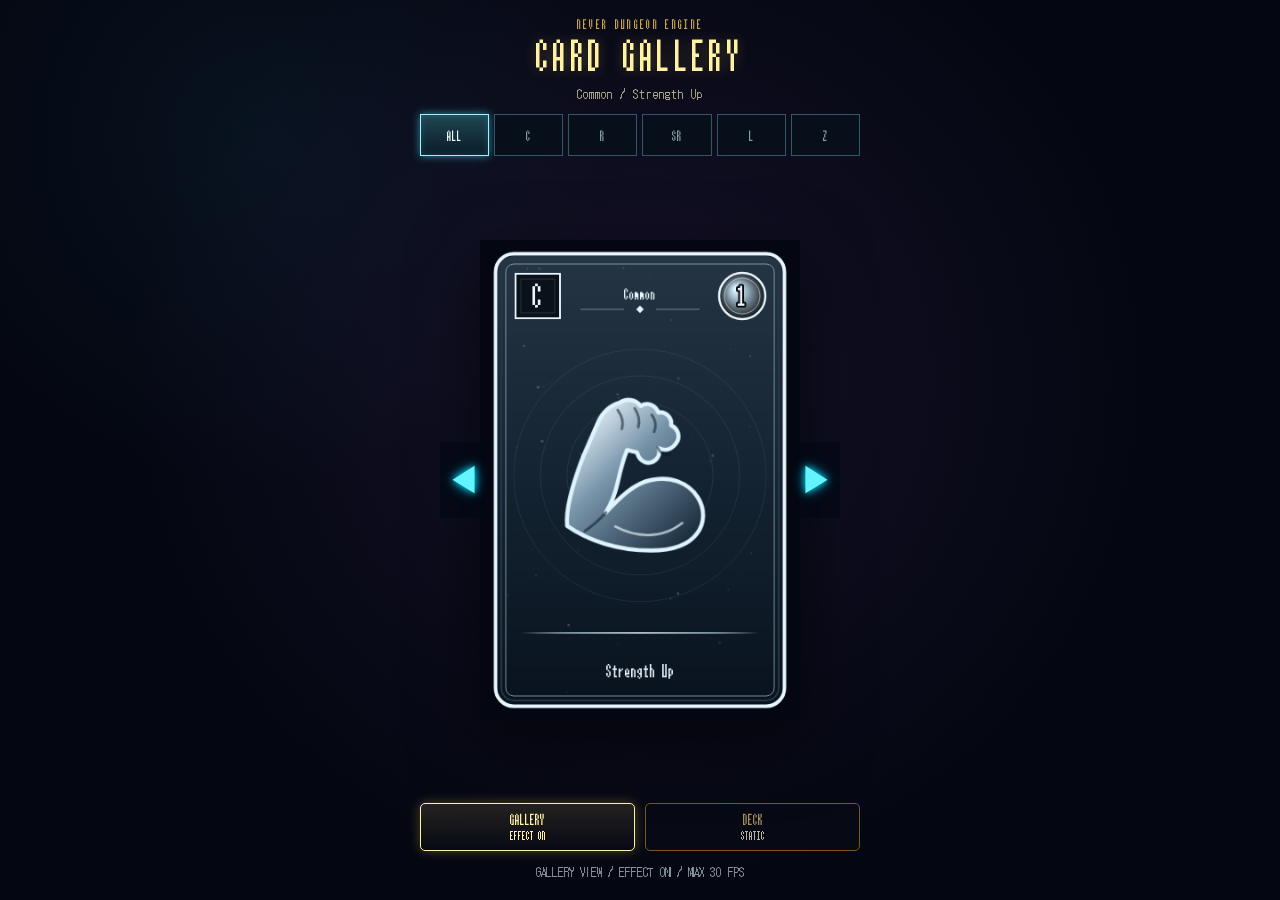
<file: prototype/card-system/gallery/index.html>
<!doctype html>
<html lang="ja">
<head>
  <meta charset="utf-8">
  <meta name="viewport" content="width=device-width, initial-scale=1, viewport-fit=cover">
  <meta name="theme-color" content="#040711">
  <title>NDE Card Gallery</title>
  <!-- Update this version whenever the gallery CSS or JavaScript changes. -->
  <link rel="stylesheet" href="./style.css?v=20260717-4">
</head>
<body>
  <main class="prototype-shell">
    <header class="prototype-header">
      <p>NEVER DUNGEON ENGINE</p>
      <h1>CARD GALLERY</h1>
      <p id="cardHeading" class="card-heading">CARD</p>
    </header>

    <nav id="rarityFilters" class="rarity-filters" aria-label="レアリティフィルター">
      <button type="button" data-rarity-filter="ALL" aria-pressed="true">ALL</button>
      <button type="button" data-rarity-filter="C" aria-pressed="false">C</button>
      <button type="button" data-rarity-filter="R" aria-pressed="false">R</button>
      <button type="button" data-rarity-filter="SR" aria-pressed="false">SR</button>
      <button type="button" data-rarity-filter="L" aria-pressed="false">L</button>
      <button type="button" data-rarity-filter="Z" aria-pressed="false">Z</button>
    </nav>

    <section class="gallery-card-area" aria-label="カード鑑賞表示">
      <button id="previousCardButton" class="card-navigation previous" type="button" aria-label="前のカード">◀</button>
      <div id="cardStage" class="card-stage">
        <canvas
          id="cardCanvas"
          width="360"
          height="540"
          aria-label="カード"
        ></canvas>
        <p id="emptyGalleryMessage" class="empty-gallery-message" aria-live="polite" hidden></p>
      </div>
      <button id="nextCardButton" class="card-navigation next" type="button" aria-label="次のカード">▶</button>
    </section>

    <section class="view-controls" aria-label="表示モード">
      <button id="galleryModeButton" type="button" aria-pressed="true">
        GALLERY <span>EFFECT ON</span>
      </button>
      <button id="deckModeButton" type="button" aria-pressed="false">
        DECK <span>STATIC</span>
      </button>
    </section>

    <p id="modeMessage" class="mode-message" aria-live="polite">
      GALLERY VIEW / RAINBOW EFFECT ON
    </p>

    <pre id="debugPanel" class="debug-panel" hidden aria-label="描画デバッグ情報"></pre>
  </main>

  <script type="module" src="./main.js?v=20260717-4"></script>
</body>
</html>
</file>
<file: css/style.css>
@font-face {
      font-family: "GameFont";
      src: url("../fonts/DotGothic16-Regular.woff2") format("woff2");
      font-weight: 400;
      font-style: normal;
      font-display: swap;
    }
@font-face {
      font-family: "PixelFont";
      src: url("../fonts/k8x12.woff2") format("woff2");
      font-weight: 400;
      font-style: normal;
      font-display: swap;
    }
:root {
      color-scheme: dark;
      --ink: #f0eadc;
      --muted: #b7ac97;
      --line: #4f493b;
    }
    * { box-sizing: border-box; }
    html, body {
      height: 100%;
      touch-action: manipulation;
      overscroll-behavior: none;
      -webkit-text-size-adjust: 100%;
    }
    body {
      margin: 0;
      overflow: hidden;
      color: var(--ink);
      background:
        radial-gradient(circle at 42% 18%, rgba(87, 90, 78, .4), transparent 32%),
        linear-gradient(145deg, #0a0f0d 0%, #171713 46%, #080807 100%);
      font-family: "GameFont", sans-serif;
    }
    .shell {
      min-height: 100%;
      display: grid;
      place-items: center;
      padding: 14px;
      touch-action: manipulation;
      user-select: none;
      -webkit-user-select: none;
    }
    .game {
      width: min(98vw, 1120px);
      display: grid;
      grid-template-rows: auto auto auto;
      gap: 10px;
      touch-action: manipulation;
      user-select: none;
      -webkit-user-select: none;
    }
    .viewport {
      position: relative;
      border: 1px solid var(--line);
      border-radius: 8px;
      overflow: hidden;
      background: #030404;
      box-shadow: 0 24px 80px rgba(0,0,0,.58), inset 0 0 0 1px rgba(255,255,255,.04);
    }
    canvas {
      display: block;
      width: 100%;
      aspect-ratio: 16 / 9;
      image-rendering: auto;
      touch-action: manipulation;
      user-select: none;
      -webkit-user-select: none;
    }
    #screen {
      position: relative;
      z-index: 0;
    }
    .status {
      position: absolute;
      top: 12px;
      left: 12px;
      right: 12px;
      bottom: 12px;
      pointer-events: none;
      z-index: 1;
    }
    .event-overlay {
      position: absolute;
      inset: 0;
      z-index: 2;
      width: 100%;
      height: 100%;
      pointer-events: none;
    }
    .treasure-canvas {
      position: absolute;
      inset: 0;
      z-index: 3;
      width: 100%;
      height: 100%;
      pointer-events: none;
      visibility: hidden;
    }
    .readout {
      position: absolute;
      top: 0;
      left: 0;
      display: flex;
      gap: 8px;
      flex-wrap: wrap;
      min-width: 0;
    }
    .chip {
      min-height: 28px;
      display: inline-flex;
      align-items: center;
      padding: 5px 9px;
      border: 1px solid rgba(219, 184, 112, .28);
      border-radius: 999px;
      background: rgba(5, 6, 6, .68);
      color: #efe4cf;
      font-size: 12px;
      line-height: 1;
      backdrop-filter: blur(4px);
    }
    .compass {
      position: absolute;
      left: 0;
      bottom: 0;
      display: block;
      width: 38px;
      height: 38px;
      aspect-ratio: 1 / 1;
      flex: 0 0 38px;
      border: 1px solid rgba(219, 184, 112, .28);
      border-radius: 50%;
      background: rgba(5, 6, 6, .68);
      box-shadow: inset 0 1px rgba(255,255,255,.08), 0 4px 14px rgba(0,0,0,.24);
      backdrop-filter: blur(4px);
    }
    .stopwatch {
      position: absolute;
      left: 46px;
      bottom: 0;
      min-height: 28px;
      display: inline-flex;
      align-items: center;
      padding: 5px 9px;
      border: 1px solid rgba(219, 184, 112, .28);
      border-radius: 999px;
      background: rgba(5, 6, 6, .68);
      color: #efe4cf;
      font-family: "PixelFont", monospace;
      font-size: 13px;
      line-height: 1;
      letter-spacing: .08em;
      font-variant-numeric: tabular-nums;
      backdrop-filter: blur(4px);
    }
    .message {
      width: 100%;
      min-height: calc(1.35em * 2 + 18px);
      padding: 9px 12px;
      border: 1px solid rgba(219, 184, 112, .22);
      border-radius: 8px;
      background: rgba(5, 6, 6, .62);
      color: var(--muted);
      font-size: 13px;
      line-height: 1.35;
      white-space: pre-line;
      overflow: hidden;
      display: block;
      backdrop-filter: blur(4px);
    }
    .controls {
      display: grid;
      grid-template-columns: 1fr auto auto 1fr;
      align-items: center;
      gap: 10px;
    }
    .pad {
      justify-self: center;
      display: grid;
      grid-template-columns: repeat(3, 46px);
      grid-template-rows: repeat(4, 42px);
      gap: 6px;
    }
    button {
      border: 1px solid #5d5545;
      border-radius: 8px;
      background: linear-gradient(#302f29, #171815);
      color: #f3ead8;
      font: 700 18px/1 system-ui, sans-serif;
      cursor: pointer;
      box-shadow: inset 0 1px rgba(255,255,255,.08), 0 5px 18px rgba(0,0,0,.28);
      touch-action: manipulation;
      -webkit-tap-highlight-color: transparent;
      user-select: none;
      -webkit-user-select: none;
    }
    button:active { transform: translateY(1px); }
    #forward { grid-column: 2; grid-row: 1; }
    #left { grid-column: 1; grid-row: 2; }
    #back { grid-column: 2; grid-row: 2; }
    #right { grid-column: 3; grid-row: 2; }
    #autoReturn {
      grid-column: 1 / 4;
      grid-row: 3;
      font-size: 13px;
      letter-spacing: 0;
    }
    #randomGenerate {
      grid-column: 1 / 4;
      grid-row: 4;
      font-size: 13px;
      letter-spacing: 0;
    }
    .virtual-stick {
      display: none;
      justify-self: start;
      width: 132px;
      height: 132px;
      place-items: center;
      touch-action: none;
      user-select: none;
      -webkit-user-select: none;
    }
    .virtual-stick-base {
      position: relative;
      width: 112px;
      height: 112px;
      border: 1px solid rgba(240, 234, 220, .18);
      border-radius: 50%;
      background:
        radial-gradient(circle at 50% 50%, rgba(255,255,255,.08) 0 32%, transparent 33%),
        rgba(55, 58, 52, .72);
      box-shadow: inset 0 1px rgba(255,255,255,.1), 0 10px 28px rgba(0,0,0,.34);
    }
    .virtual-stick-knob {
      position: absolute;
      left: 50%;
      top: 50%;
      width: 64px;
      height: 64px;
      margin: -32px 0 0 -32px;
      border: 1px solid rgba(255,255,255,.55);
      border-radius: 50%;
      background: rgba(241, 241, 238, .92);
      box-shadow: inset 0 2px rgba(255,255,255,.6), 0 8px 18px rgba(0,0,0,.26);
      transition: transform 80ms ease-out;
      pointer-events: none;
    }
    .action-buttons {
      justify-self: end;
      display: grid;
      grid-template-columns: 58px 58px;
      grid-template-rows: 58px 58px;
      gap: 10px;
      align-items: center;
      justify-items: center;
      touch-action: manipulation;
      user-select: none;
      -webkit-user-select: none;
    }
    .action-button {
      width: 58px;
      height: 58px;
      border-radius: 50%;
      font-family: "PixelFont", monospace;
      font-size: 22px;
      color: #2f2d28;
      background: linear-gradient(#e4ded1, #aaa18f);
      border-color: rgba(255,255,255,.42);
    }
    .action-button-a {
      grid-column: 2;
      grid-row: 1;
    }
    .action-button-b {
      grid-column: 1;
      grid-row: 2;
      width: 52px;
      height: 52px;
      font-size: 20px;
    }
    button:disabled {
      color: #8f8878;
      cursor: default;
      opacity: .62;
    }
    .brand {
      color: #d8c9a7;
      font-size: 13px;
      letter-spacing: 0;
    }
    .meter {
      position: relative;
      justify-self: end;
      width: min(30vw, 180px);
      height: 10px;
      border: 1px solid rgba(219, 184, 112, .24);
      border-radius: 999px;
      background: rgba(0,0,0,.35);
      overflow: hidden;
    }
    .meter > span {
      display: block;
      width: 72%;
      height: 100%;
      background: linear-gradient(90deg, #8a2f38, #d7a24a);
    }
    .status .torch-meter {
      position: absolute;
      right: 0;
      bottom: 0;
      display: block;
      flex: 0 0 min(30vw, 180px);
      width: min(30vw, 180px);
      pointer-events: none;
    }
    .status .torch-meter.is-critical {
      animation: torch-critical-pulse 1.35s ease-in-out infinite;
    }
    @keyframes torch-critical-pulse {
      0%, 100% { border-color: rgba(219, 184, 112, .28); box-shadow: 0 0 0 rgba(255, 116, 57, 0); }
      50% { border-color: rgba(255, 150, 76, .9); box-shadow: 0 0 12px rgba(255, 91, 45, .8); }
    }
    @media (prefers-reduced-motion: reduce) {
      .status .torch-meter.is-critical { animation: none; border-color: rgba(255, 150, 76, .9); box-shadow: 0 0 8px rgba(255, 91, 45, .65); }
    }
    .status .presence-meter {
      --presence: 0%;
      position: absolute;
      top: 0;
      left: 50%;
      display: block;
      width: min(30vw, 180px);
      transform: translateX(-50%);
      pointer-events: none;
      background: linear-gradient(
        90deg,
        #1b78ff 0%,
        #16a8ff 14%,
        #14d4e2 28%,
        #32dd7a 42%,
        #96e33a 56%,
        #f0df39 70%,
        #ffb52a 82%,
        #ff7421 92%,
        #df2f2f 100%
      );
    }
    .presence-meter::after {
      content: "";
      position: absolute;
      top: 0;
      right: 0;
      bottom: 0;
      width: calc(100% - var(--presence));
      background: rgba(0, 0, 0, .86);
    }
    .coordinate-chip,
    .depth-chip,
    #autoReturn,
    #randomGenerate {
      display: none;
    }
    body.show-readout .coordinate-chip,
    body.show-readout .depth-chip {
      display: inline-flex;
    }
    body.hide-compass .compass {
      display: none;
    }
    body.menu-open {
      overflow: hidden;
    }
    body.menu-open .viewport,
    body.menu-open .message {
      display: none;
    }
    body.menu-open .brand {
      display: none;
    }
    body.layout-pc.input-pointer.menu-open .controls {
      display: none;
    }
    body.menu-open .game {
      width: min(94vw, 520px);
    }
    .menu-screen {
      min-height: min(88vh, 760px);
      display: grid;
      place-items: stretch;
      border: 1px solid rgba(155, 230, 255, .28);
      border-radius: 2px;
      background: #000;
      box-shadow: 0 0 0 1px rgba(255,255,255,.05), 0 0 32px rgba(83, 211, 255, .18);
      color: #f7fbff;
      font-family: "GameFont", sans-serif;
      pointer-events: auto;
    }
    .menu-screen[hidden] {
      display: none;
    }
    .menu-panel {
      position: relative;
      min-height: min(88vh, 760px);
      padding: clamp(38px, 7vh, 72px) clamp(22px, 6vw, 54px) 74px;
      background:
        radial-gradient(circle at 50% 18%, rgba(55, 112, 129, .16), transparent 34%),
        #000;
    }
    .menu-title {
      margin: 0 0 30px;
      text-align: center;
      font-size: clamp(24px, 6vw, 36px);
      font-weight: 400;
      line-height: 1;
      letter-spacing: 0;
    }
    .menu-item,
    .option-item,
    .option-control {
      position: relative;
      width: 100%;
      min-height: 48px;
      margin: 8px 0;
      padding: 7px 12px;
      border: 1px solid transparent;
      border-radius: 2px;
      background: transparent;
      box-shadow: none;
      color: #f7fbff;
      font: 400 clamp(24px, 6vw, 36px)/1.15 "GameFont", sans-serif;
      text-align: left;
    }
    .menu-item.is-disabled {
      color: rgba(247, 251, 255, .74);
    }
    .menu-item.is-selected,
    .option-item.is-selected,
    .option-control.is-selected {
      border-color: rgba(176, 244, 255, .92);
      background: rgba(48, 185, 255, .08);
      box-shadow:
        0 0 8px rgba(120, 230, 255, .75),
        inset 0 0 9px rgba(120, 230, 255, .34);
      text-shadow: 0 0 8px rgba(159, 237, 255, .7);
    }
    .option-section {
      margin: 10px 0 16px;
      padding-left: 12px;
    }
    .stopwatch[hidden] {
      display: none;
    }
    .option-page[hidden] {
      display: none;
    }
    .option-label,
    .toggle-row,
    .volume-row,
    .option-item {
      font-size: clamp(18px, 4.8vw, 25px);
    }
    .toggle-row {
      display: flex;
      gap: 20px;
      margin: 6px 0;
      font-family: "PixelFont", "GameFont", sans-serif;
    }
    .toggle-row.is-muted {
      color: rgba(247, 251, 255, .72);
    }
    .volume-row {
      display: grid;
      grid-template-columns: auto minmax(90px, 1fr) auto;
      align-items: center;
      gap: 10px;
      max-width: 340px;
      font-family: "PixelFont", "GameFont", sans-serif;
    }
    .volume-row input {
      width: 100%;
      accent-color: #19f3f3;
    }
    .option-item {
      display: flex;
      align-items: center;
      justify-content: space-between;
      gap: 12px;
      min-height: 42px;
      font-family: "GameFont", sans-serif;
      font-size: clamp(18px, 4.8vw, 25px);
    }
    .option-item span {
      white-space: nowrap;
      font-family: "PixelFont", "GameFont", sans-serif;
      font-size: .82em;
    }
    .option-language {
      display: grid;
      gap: 5px;
    }
    .option-language span {
      white-space: normal;
    }
    .option-pager {
      position: absolute;
      left: 22px;
      right: 22px;
      bottom: 18px;
      display: grid;
      grid-template-columns: auto 1fr auto;
      align-items: center;
      gap: 12px;
    }
    .page-indicator {
      color: #f7fbff;
      font-family: "PixelFont", monospace;
      font-size: 22px;
      text-align: center;
    }
    .menu-footer {
      min-width: 72px;
      padding: 7px 8px 5px;
      border: 0;
      border-radius: 0;
      background: #fff200;
      color: #090900;
      font-family: "PixelFont", monospace;
      font-size: 23px;
      line-height: 1;
      text-align: center;
      box-shadow: none;
    }
    .menu-panel > .menu-footer {
      position: absolute;
      left: 22px;
      bottom: 18px;
    }
    .option-pager .menu-footer {
      position: static;
    }
    .menu-footer.is-selected {
      outline: 2px solid rgba(176, 244, 255, .92);
      outline-offset: 6px;
      box-shadow: 0 0 14px rgba(120, 230, 255, .9);
    }

    body.layout-pc .message {
      max-width: none;
    }

    body.layout-tablet .shell {
      padding: 16px;
    }
    body.layout-tablet .game {
      width: min(97vw, 1024px);
      gap: 12px;
    }
    body.layout-tablet .status {
      top: 14px;
      left: 14px;
      right: 14px;
      bottom: 14px;
    }
    body.layout-tablet .readout {
      gap: 10px;
    }
    body.layout-tablet .chip {
      min-height: 32px;
      padding: 7px 11px;
      font-size: 13px;
    }
    body.layout-tablet .compass {
      width: 44px;
      height: 44px;
      flex-basis: 44px;
    }
    body.layout-tablet .stopwatch {
      left: 52px;
      min-height: 32px;
      font-size: 14px;
    }
    body.layout-tablet .message {
      min-height: 34px;
      padding: 8px 12px;
      font-size: 13px;
    }
    body.layout-tablet .controls {
      grid-template-columns: 150px 1fr auto;
      grid-template-rows: auto auto;
      gap: 14px;
    }
    body.layout-tablet .brand {
      grid-column: 1;
      grid-row: 1;
      align-self: center;
    }
    body.layout-tablet .meter {
      grid-column: 3;
      grid-row: 1;
      align-self: center;
    }
    body.layout-tablet .pad {
      grid-column: 2;
      grid-row: 1;
      grid-template-columns: repeat(2, 108px);
      grid-template-rows: 44px;
      gap: 8px;
      justify-self: center;
    }
    body.layout-tablet #forward,
    body.layout-tablet #left,
    body.layout-tablet #back,
    body.layout-tablet #right {
      display: none;
    }
    body.layout-tablet #autoReturn,
    body.layout-tablet #randomGenerate {
      grid-row: 1;
      grid-column: auto;
    }
    body.layout-tablet .virtual-stick {
      display: grid;
      grid-column: 1;
      grid-row: 2;
    }
    body.layout-tablet .action-buttons {
      grid-column: 3;
      grid-row: 2;
    }
    body.layout-tablet button {
      font-size: 20px;
    }
    body.layout-tablet #autoReturn,
    body.layout-tablet #randomGenerate {
      font-size: 14px;
    }

    body.layout-mobile .shell {
      place-items: start center;
      padding: 6px;
    }
    body.layout-mobile .game {
      width: 100%;
      gap: 12px;
    }
    body.layout-mobile .viewport {
      border-radius: 6px;
    }
    body.layout-mobile .status {
      top: 8px;
      left: 8px;
      right: 8px;
      bottom: 8px;
    }
    body.layout-mobile .readout {
      gap: 7px;
    }
    body.layout-mobile .chip {
      min-height: 32px;
      padding: 6px 9px;
      font-size: 13px;
    }
    body.layout-mobile .compass {
      width: 42px;
      height: 42px;
      flex-basis: 42px;
    }
    body.layout-mobile .stopwatch {
      left: 50px;
      min-height: 30px;
      padding: 5px 8px;
      font-size: 12px;
    }
    body.layout-mobile .message {
      min-height: 34px;
      padding: 8px 10px;
      font-size: 13px;
    }
    body.layout-mobile .controls {
      grid-template-columns: 1fr 1fr;
      align-items: end;
      gap: 10px;
      min-height: 174px;
    }
    body.layout-mobile .brand,
    body.layout-mobile .controls > .meter {
      display: none;
    }
    body.layout-mobile .status .torch-meter,
    body.layout-mobile .status .presence-meter {
      display: block;
      width: min(34vw, 132px);
      min-width: 92px;
    }
    body.layout-mobile .pad {
      grid-column: 1 / 3;
      grid-row: 1;
      justify-self: center;
      grid-template-columns: repeat(2, minmax(112px, 1fr));
      grid-template-rows: 44px;
      width: min(100%, 360px);
      gap: 8px;
    }
    body.layout-mobile #forward,
    body.layout-mobile #left,
    body.layout-mobile #back,
    body.layout-mobile #right {
      display: none;
    }
    body.layout-mobile #autoReturn,
    body.layout-mobile #randomGenerate {
      grid-row: 1;
      grid-column: auto;
      min-width: 0;
    }
    body.layout-mobile .virtual-stick {
      display: grid;
      grid-column: 1;
      grid-row: 2;
      align-self: end;
    }
    body.layout-mobile .action-buttons {
      grid-column: 2;
      grid-row: 2;
      align-self: end;
    }
    body.layout-mobile button {
      font-size: 22px;
    }
    body.layout-mobile #autoReturn,
    body.layout-mobile #randomGenerate {
      font-size: 15px;
    }

    body.layout-mobile.orientation-portrait .game,
    body.layout-tablet.orientation-portrait .game {
      gap: 16px;
    }
    body.layout-mobile.orientation-portrait .message {
      width: 100%;
      max-width: 100%;
    }
    body.layout-mobile.orientation-portrait .controls {
      padding-bottom: max(6px, env(safe-area-inset-bottom));
    }
    body.layout-mobile.orientation-landscape .shell {
      place-items: center;
      padding: 6px 10px;
    }

    @media (max-width: 680px) {
      body:not(.layout-mobile) .shell { padding: 8px; align-items: start; }
      body:not(.layout-mobile) .game { width: 100%; }
      body:not(.layout-mobile) .controls { grid-template-columns: 1fr; }
      body:not(.layout-mobile) .brand, body:not(.layout-mobile) .meter { display: none; }
      body:not(.layout-mobile) .status .torch-meter,
      body:not(.layout-mobile) .status .presence-meter { display: block; }
    }

    body.layout-pc .virtual-stick {
      display: none;
    }
    body.layout-pc #forward,
    body.layout-pc #back,
    body.layout-pc #left,
    body.layout-pc #right {
      display: block;
    }

    body.layout-mobile .controls,
    body.layout-tablet .controls {
      overflow: visible;
    }
    body.layout-mobile #forward,
    body.layout-mobile #back,
    body.layout-mobile #left,
    body.layout-mobile #right,
    body.layout-tablet #forward,
    body.layout-tablet #back,
    body.layout-tablet #left,
    body.layout-tablet #right {
      display: none;
    }
    body.layout-mobile .virtual-stick,
    body.layout-tablet .virtual-stick {
      display: block;
      z-index: 20;
      pointer-events: auto;
    }
    body.layout-mobile .virtual-stick-base,
    body.layout-tablet .virtual-stick-base {
      margin: 10px;
    }
    body.layout-mobile .action-buttons,
    body.layout-tablet .action-buttons {
      z-index: 20;
      pointer-events: auto;
    }

    body.layout-mobile .shell {
      min-height: 100dvh;
      padding-bottom: calc(190px + env(safe-area-inset-bottom));
      overflow: visible;
    }
    body.layout-mobile .game {
      overflow: visible;
    }
    body.layout-mobile .controls {
      min-height: 96px;
      padding-bottom: 0;
    }
    body.layout-mobile .virtual-stick {
      position: fixed;
      left: max(18px, env(safe-area-inset-left));
      bottom: calc(24px + env(safe-area-inset-bottom));
      width: 132px;
      height: 132px;
    }
    body.layout-mobile .action-buttons {
      position: fixed;
      right: max(18px, env(safe-area-inset-right));
      bottom: calc(24px + env(safe-area-inset-bottom));
      grid-template-columns: 66px 66px;
      grid-template-rows: 66px 66px;
      gap: 12px;
    }
    body.layout-mobile .action-button {
      width: 66px;
      height: 66px;
      font-size: 26px;
    }
    body.layout-mobile .action-button-b {
      width: 58px;
      height: 58px;
      font-size: 23px;
    }
    body.layout-mobile #autoReturn,
    body.layout-mobile #randomGenerate {
      display: block;
      pointer-events: auto;
    }

    @media (max-width: 680px) {
      body #forward,
      body #back,
      body #left,
      body #right {
        display: none;
      }
      body .virtual-stick {
        display: block;
        position: fixed;
        left: max(18px, env(safe-area-inset-left));
        bottom: calc(24px + env(safe-area-inset-bottom));
        z-index: 20;
        pointer-events: auto;
      }
      body .virtual-stick-base {
        margin: 10px;
      }
      body .action-buttons {
        position: fixed;
        right: max(18px, env(safe-area-inset-right));
        bottom: calc(24px + env(safe-area-inset-bottom));
        grid-template-columns: 66px 66px;
        grid-template-rows: 66px 66px;
        gap: 12px;
        z-index: 20;
        pointer-events: auto;
      }
      body .action-button {
        width: 66px;
        height: 66px;
        font-size: 26px;
      }
      body .action-button-b {
        width: 58px;
        height: 58px;
        font-size: 23px;
      }
    }

    body.menu-open.input-touch .shell {
      min-height: 100dvh;
      padding-bottom: calc(190px + env(safe-area-inset-bottom));
      place-items: start center;
    }
    body.menu-open.input-touch .game {
      width: min(94vw, 520px);
      gap: 0;
      overflow: visible;
    }
    body.menu-open.input-touch .menu-screen {
      min-height: calc(100dvh - 236px - env(safe-area-inset-bottom));
      max-height: calc(100dvh - 236px - env(safe-area-inset-bottom));
      overflow: hidden;
    }
    body.menu-open.input-touch .menu-panel {
      min-height: calc(100dvh - 236px - env(safe-area-inset-bottom));
      max-height: calc(100dvh - 236px - env(safe-area-inset-bottom));
      overflow: auto;
    }
    body.menu-open.input-touch .controls {
      display: block;
      min-height: 0;
      padding: 0;
      overflow: visible;
    }
    body.menu-open.input-touch .pad {
      display: none;
    }
    body.menu-open.input-touch .virtual-stick {
      display: block;
      position: fixed;
      left: max(18px, env(safe-area-inset-left));
      bottom: calc(24px + env(safe-area-inset-bottom));
      width: 132px;
      height: 132px;
      z-index: 40;
      pointer-events: auto;
    }
    body.menu-open.input-touch .action-buttons {
      display: grid;
      position: fixed;
      right: max(18px, env(safe-area-inset-right));
      bottom: calc(24px + env(safe-area-inset-bottom));
      grid-template-columns: 66px 66px;
      grid-template-rows: 66px 66px;
      gap: 12px;
      z-index: 40;
      pointer-events: auto;
    }
    body.menu-open.input-touch .action-button {
      width: 66px;
      height: 66px;
      font-size: 26px;
    }
    body.menu-open.input-touch .action-button-b {
      width: 58px;
      height: 58px;
      font-size: 23px;
    }
    body.menu-open.layout-mobile .menu-panel-options {
      padding: 20px 18px 72px;
    }
    body.menu-open.layout-mobile .menu-panel-options .menu-title {
      margin-bottom: 14px;
      font-size: 19px;
    }
    body.menu-open.layout-mobile .option-section {
      margin: 6px 0 10px;
      padding-left: 4px;
    }
    body.menu-open.layout-mobile .option-label,
    body.menu-open.layout-mobile .toggle-row,
    body.menu-open.layout-mobile .volume-row,
    body.menu-open.layout-mobile .option-item {
      font-size: 19px;
    }
    body.menu-open.layout-mobile .option-item,
    body.menu-open.layout-mobile .option-control {
      min-height: 36px;
      margin: 4px 0;
      padding: 5px 8px;
    }
    body.menu-open.layout-mobile .volume-row {
      grid-template-columns: auto minmax(86px, 1fr) auto;
      gap: 8px;
    }
    body.menu-open.layout-mobile .option-pager {
      left: 14px;
      right: 14px;
      bottom: 14px;
      gap: 8px;
    }
    body.menu-open.layout-mobile .page-indicator {
      font-size: 18px;
    }
    body.menu-open.layout-mobile .menu-footer {
      min-width: 68px;
      font-size: 21px;
    }

    html,
    html *,
    body,
    body *,
    canvas {
      user-select: none;
      -webkit-user-select: none;
      -webkit-touch-callout: none;
      -webkit-tap-highlight-color: transparent;
      -webkit-user-drag: none;
      caret-color: transparent;
    }

    body.layout-mobile,
    body.layout-mobile .shell,
    body.layout-mobile .game,
    body.layout-mobile .controls,
    body.layout-mobile .pad,
    body.layout-mobile button,
    body.layout-mobile .virtual-stick,
    body.layout-mobile .virtual-stick *,
    body.layout-mobile .action-buttons,
    body.layout-mobile .action-button,
    body.layout-tablet,
    body.layout-tablet .shell,
    body.layout-tablet .game,
    body.layout-tablet .controls,
    body.layout-tablet .pad,
    body.layout-tablet button,
    body.layout-tablet .virtual-stick,
    body.layout-tablet .virtual-stick *,
    body.layout-tablet .action-buttons,
    body.layout-tablet .action-button {
      touch-action: none;
      user-select: none;
      -webkit-user-select: none;
      -webkit-touch-callout: none;
      -webkit-tap-highlight-color: transparent;
      -webkit-user-drag: none;
      caret-color: transparent;
    }

    body.layout-mobile canvas,
    body.layout-tablet canvas {
      touch-action: none;
      user-select: none;
      -webkit-user-select: none;
      -webkit-touch-callout: none;
      -webkit-tap-highlight-color: transparent;
    }

    #autoReturn,
    #randomGenerate {
      display: none !important;
    }

    .action-button,
    .action-button-b,
    body.layout-mobile .action-button,
    body.layout-mobile .action-button-b,
    body.menu-open.input-touch .action-button,
    body.menu-open.input-touch .action-button-b {
      font-size: 34px;
    }
</file>
<file: css/game-menu.css>
.quick-status{width:100%;height:38px;display:flex;align-items:center;justify-content:space-between;gap:.35em;padding:6px 9px;overflow:hidden;border:1px solid rgba(219,184,112,.28);border-radius:8px;background:rgba(5,6,6,.68);color:#f7fbff;font:clamp(11px,2.8vw,16px)/1 "GameFont",sans-serif;white-space:nowrap}.quick-status span{display:inline-flex;flex:0 0 auto;align-items:baseline}.quick-status output{color:inherit;font:inherit}.quick-status .quick-value{display:inline-block;width:4ch;text-align:right}
.dungeon-commands{display:grid;grid-template-columns:repeat(3,minmax(0,1fr));gap:6px}.dungeon-commands button{min-width:0;min-height:40px;padding:6px 3px;border:2px solid #3e392e;border-radius:7px;background:#050606;color:transparent;font:clamp(14px,3vw,20px)/1 "GameFont",sans-serif;box-shadow:inset 0 0 0 1px #000}.dungeon-commands[data-active="true"] button{color:#f7fbff}.dungeon-commands[data-active="true"] button:disabled{color:#716e68;background:#0b0b0a;border-color:#292822;opacity:1}.dungeon-commands button.is-selected{border-color:#b0f4ff;background:#14313a;box-shadow:0 0 12px rgba(120,230,255,.8),inset 0 0 8px rgba(120,230,255,.25)}.command-hint{height:18px;margin:-4px 0 0;text-align:right;color:#ddd;font:14px/1 "PixelFont",monospace}
body.menu-open .quick-status,body.menu-open .dungeon-commands,body.menu-open .command-hint{display:none}
.status-panel{font-family:"PixelFont",monospace}.nde-status-page[hidden]{display:none}.nde-status-identity{display:grid;grid-template-columns:1fr 1fr 1fr;gap:6px;margin:12px 0 6px;font-size:clamp(16px,4vw,23px)}.nde-status-identity strong{font-weight:400}.nde-status-identity strong:nth-child(2){color:#5bd1ff;text-align:center}.nde-status-identity strong:last-child{text-align:right}.nde-status-vitals{display:flex;justify-content:space-around;margin-bottom:7px;font:clamp(17px,4vw,22px) "GameFont",sans-serif}.nde-stat-rows{padding:5px;border:1px solid #5bd1ff;border-radius:5px}.nde-stat-row{display:grid;grid-template-columns:30px minmax(0,1fr) 22px;align-items:center;gap:4px;margin:2px 0;color:#5bd1ff;font-size:12px}.nde-stat-row strong{font-weight:400}.nde-stat-row output{text-align:right;color:#fff}.nde-empty-gauge{display:grid;grid-template-columns:repeat(30,1fr);gap:1px}.nde-empty-gauge i{height:11px;border:1px solid #344445;background:#050807}.nde-stat-note{margin:5px 0 2px;text-align:center;color:#9be6ff;font:11px "GameFont",sans-serif}.nde-section-title,.nde-experience-title{margin:6px 0 3px;text-align:center;font-size:18px;font-weight:400}.nde-equipment{display:grid;grid-template-columns:112px 1fr;border:1px solid #5bd1ff;border-radius:5px;overflow:hidden;font:12px "GameFont",sans-serif}.nde-equipment span,.nde-equipment strong{min-height:20px;padding:2px 6px;border-bottom:1px solid #287ba6;font-weight:400}.nde-equipment span{display:grid;place-items:center;background:#7cc8e8;color:#071016;font-family:"PixelFont",monospace}.nde-equipment strong{text-align:center}.nde-equipment>*:nth-last-child(-n+2){border-bottom:0}.nde-experience-title{margin-top:5px}.nde-experience{text-align:center;font:18px "GameFont",sans-serif}.nde-condition{display:grid;grid-template-columns:112px 1fr;margin-top:3px;overflow:hidden;border:1px solid #5bd1ff;border-radius:5px;font:12px "GameFont",sans-serif;text-align:center}.nde-condition span{padding:3px;background:#7cc8e8;color:#071016;font-family:"PixelFont",monospace}.nde-condition strong{padding:3px}.nde-detail-list{display:grid;grid-template-columns:1fr 1fr;gap:5px;margin-top:18px;font:clamp(12px,3.2vw,16px) "GameFont",sans-serif}.nde-detail-list div{display:flex;justify-content:space-between;padding:7px 8px;border-bottom:1px solid #287ba6;color:#5bd1ff}.nde-detail-list strong{color:#fff}.status-pager{position:absolute;left:22px;right:22px;bottom:18px;display:grid;grid-template-columns:auto 1fr auto;align-items:center;text-align:center}.status-pager span{font-size:20px}
@media(max-width:420px){.quick-status{gap:.18em;padding-inline:5px;font-size:10.5px}.dungeon-commands button{min-height:36px;font-size:14px}.command-hint{font-size:12px}.status-panel{padding:16px 12px 62px}.status-panel .menu-title{margin-bottom:8px;font-size:19px}.nde-status-identity{margin:7px 0 3px;font-size:16px}.nde-status-vitals{margin-bottom:4px;font-size:17px}.nde-stat-row{margin:1px 0}.nde-empty-gauge{gap:0}.nde-empty-gauge i{height:9px}.nde-section-title,.nde-experience-title{font-size:15px}.nde-equipment{grid-template-columns:88px 1fr;font-size:10px}.nde-equipment span,.nde-equipment strong{min-height:17px;padding:1px 4px}.nde-experience{font-size:15px}.nde-condition{grid-template-columns:88px 1fr;font-size:10px}.nde-detail-list{grid-template-columns:1fr;gap:1px;margin-top:7px;font-size:11px}.nde-detail-list div{padding:4px 6px}.status-pager{left:14px;right:14px;bottom:12px}}
body.menu-open.layout-mobile .game{width:min(94vw,520px);gap:0}body.menu-open.layout-mobile .controls{display:block;height:0;min-height:0;padding:0}body.menu-open.layout-mobile .pad{display:none}body.menu-open.layout-mobile .menu-screen{height:min(760px,calc(var(--nde-visible-height,100dvh) - 200px - env(safe-area-inset-bottom)));min-height:0;max-height:none;overflow:hidden}body.menu-open.layout-mobile .menu-panel{height:100%;min-height:0;max-height:100%;overflow:hidden}
body.layout-pc .shell{padding-block:8px}

/* Main-screen density and stable message space by device class. */
body.layout-pc .game{width:min(94vw,880px);gap:10px}
body.layout-pc.menu-open .game{width:min(94vw,520px)}
body.layout-pc .controls{grid-template-columns:150px 1fr auto;grid-template-rows:auto auto;gap:10px 14px}
body.layout-pc .brand{grid-column:1;grid-row:1;align-self:center}
body.layout-pc .pad{grid-column:2;grid-row:1;grid-template-columns:repeat(2,108px);grid-template-rows:44px;gap:8px;justify-self:center}
body.layout-pc #forward,body.layout-pc #left,body.layout-pc #back,body.layout-pc #right{display:none}
body.layout-pc #autoReturn,body.layout-pc #randomGenerate{display:block;grid-row:1;grid-column:auto;font-size:14px}
body.layout-pc .virtual-stick{display:grid;grid-column:1;grid-row:2}
body.layout-pc .action-buttons{grid-column:3;grid-row:2}
body.layout-pc .message,body.layout-tablet .message{height:calc(1.35em * 2 + 18px);min-height:calc(1.35em * 2 + 18px)}
body.layout-mobile .message{height:calc(1.35em * 3 + 16px);min-height:calc(1.35em * 3 + 16px)}
body.layout-mobile .dungeon-commands button{font-size:16px}
.nde-equipment span,.nde-condition span{font-size:14px}.nde-experience{display:flex;justify-content:space-around;gap:12px;font-size:16px}.option-with-description{display:block}.option-with-description .option-heading{display:flex;justify-content:space-between;align-items:center;font:inherit}.option-with-description .option-heading b{font:400 .82em "PixelFont",monospace}.option-with-description small{display:block;margin-top:8px;color:#b7d8df;font:14px/1.45 "GameFont",sans-serif;white-space:normal}.debug-list{margin-top:12px}.debug-panel .debug-back{position:absolute;left:22px;bottom:18px}.debug-panel .option-item{font-size:clamp(17px,4.2vw,23px)}
.nde-experience{display:block;white-space:nowrap;text-align:center}
.nde-experience-title,.menu-panel-options .menu-title,.debug-panel .menu-title{font-family:"PixelFont",monospace}.debug-stopwatch-row{display:flex;align-items:center;justify-content:space-between;gap:8px;min-height:46px;margin:6px 0;padding:6px 8px;color:#f7fbff;font:clamp(17px,4.2vw,23px)/1.15 "GameFont",sans-serif}.debug-stopwatch-actions{display:flex;gap:4px}.debug-stopwatch-actions button{min-height:32px;padding:5px 6px;border:1px solid transparent;border-radius:2px;background:transparent;box-shadow:none;color:#f7fbff;font:15px "PixelFont",monospace}.debug-stopwatch-actions button.is-selected{border-color:#b0f4ff;background:rgba(48,185,255,.08);box-shadow:0 0 8px rgba(120,230,255,.75)}.debug-stopwatch-actions i{font-style:normal}
@media(max-width:420px){.debug-stopwatch-row{min-height:38px;margin:4px 0;padding:5px 7px;font-size:14px}.debug-stopwatch-actions{gap:1px}.debug-stopwatch-actions button{min-height:28px;padding:4px 3px;font-size:11px}}
.npc-typewriter-option{margin-top:6px;padding:6px 8px;border:1px solid rgba(91,209,255,.32);border-radius:5px}.npc-typewriter-option .option-item{display:flex;justify-content:space-between;align-items:center;min-height:34px;margin:0;padding:5px 7px;font-size:clamp(14px,3.5vw,18px)}.npc-typewriter-option .option-item b{font:400 .78em "PixelFont",monospace}.npc-typewriter-option .npc-typewriter-speed{justify-content:flex-end;margin-top:2px;font-family:"PixelFont",monospace}.npc-typewriter-option .npc-typewriter-speed:disabled{color:#686b69;border-color:transparent;background:transparent;box-shadow:none;opacity:.65}.npc-typewriter-option>small{display:block;margin:5px 3px 0;color:#b7d8df;font:12px/1.35 "GameFont",sans-serif}
@media(max-width:420px){.npc-typewriter-option{margin-top:4px;padding:4px 5px}.npc-typewriter-option .option-item{min-height:29px;padding:3px 4px;font-size:12px}.npc-typewriter-option>small{margin-top:3px;font-size:10px;line-height:1.25}}
@media(max-width:420px){.nde-equipment span,.nde-condition span{font-size:11px}.nde-experience{gap:5px;font-size:12px}.option-with-description small{font-size:12px;line-height:1.35}.debug-panel{padding:18px 14px 64px}.debug-panel .menu-title{margin-bottom:12px;font-size:19px}.debug-panel .option-item{min-height:38px;margin:5px 0;padding:6px 8px;font-size:15px}.debug-panel .debug-back{left:14px;bottom:12px}}
.debug-pager{position:absolute;left:22px;right:22px;bottom:18px;display:grid;grid-template-columns:auto 1fr auto;align-items:center;text-align:center}.debug-pager .page-indicator{font-size:20px}.debug-slider-row{display:grid;grid-template-columns:auto minmax(90px,1fr) 58px;align-items:center;gap:10px}.debug-slider-row input{width:100%;accent-color:#19f3f3}.debug-slider-row output{text-align:right;font-family:"PixelFont",monospace;white-space:nowrap}.debug-slider-row.is-disabled{color:#686b69;border-color:transparent;background:transparent;box-shadow:none;opacity:.65}.debug-mist-note{margin:18px 8px;color:#b7d8df;font:14px/1.55 "GameFont",sans-serif}@media(max-width:420px){.debug-pager{left:14px;right:14px;bottom:12px}.debug-slider-row{grid-template-columns:auto minmax(70px,1fr) 48px;gap:6px}.debug-mist-note{margin:12px 6px;font-size:12px;line-height:1.4}}
.mist-color-row{display:flex}.mist-color-buttons{display:flex;justify-content:flex-end;gap:4px}.mist-color-buttons button{padding:4px;border:1px solid transparent;background:transparent;color:#f7fbff;font:13px "PixelFont",monospace;white-space:nowrap}.mist-color-buttons button.is-active{border-color:#b0f4ff;background:rgba(48,185,255,.08);box-shadow:0 0 7px rgba(120,230,255,.55)}.mist-color-buttons i{font-style:normal}.mist-color-row.is-disabled{color:#686b69;opacity:.65}.mist-color-row.is-disabled button{color:#686b69}@media(max-width:420px){.mist-color-buttons{gap:1px}.mist-color-buttons button{padding:3px 2px;font-size:10px}}
.wall-color-row{display:flex;align-items:flex-start}.wall-color-buttons{display:grid;gap:2px;justify-items:end}.wall-color-buttons>span{display:flex;justify-content:flex-end;gap:3px}.wall-color-buttons button{padding:3px;border:1px solid transparent;background:transparent;color:#f7fbff;font:12px "PixelFont",monospace;white-space:nowrap}.wall-color-buttons button.is-active{border-color:#b0f4ff;background:rgba(48,185,255,.08);box-shadow:0 0 7px rgba(120,230,255,.55)}.wall-color-buttons i{font-style:normal}@media(max-width:420px){.wall-color-buttons>span{gap:1px}.wall-color-buttons button{padding:2px 1px;font-size:9px}}
.floor-color-row{display:flex;align-items:flex-start}.floor-color-buttons{display:grid;gap:2px;justify-items:end}.floor-color-buttons>span{display:flex;justify-content:flex-end;gap:3px}.floor-color-buttons button{padding:3px;border:1px solid transparent;background:transparent;color:#f7fbff;font:12px "PixelFont",monospace;white-space:nowrap}.floor-color-buttons button.is-active{border-color:#b0f4ff;background:rgba(48,185,255,.08);box-shadow:0 0 7px rgba(120,230,255,.55)}.floor-color-buttons i{font-style:normal}@media(max-width:420px){.floor-color-buttons>span{gap:1px}.floor-color-buttons button{padding:2px 1px;font-size:9px}.debug-mist-list{margin-top:2px}.debug-mist-list .debug-stopwatch-row{min-height:30px;margin:1px 0;padding:2px 5px}.debug-mist-list .debug-stopwatch-actions button{min-height:24px;padding:2px 3px}.debug-mist-list .option-item{min-height:30px;margin:2px 0;padding:3px 6px}.debug-mist-list .wall-color-row,.debug-mist-list .floor-color-row{min-height:48px}.debug-mist-list .debug-mist-note{margin:5px 5px;font-size:10px;line-height:1.25}}
@media(max-width:420px){body.viewport-short .debug-panel{padding-top:10px;padding-bottom:50px}body.viewport-short .debug-panel .menu-title{margin-bottom:5px;font-size:16px}body.viewport-short .debug-mist-list{margin-top:0}body.viewport-short .debug-mist-list .debug-stopwatch-row{min-height:24px;margin:0;padding:1px 4px;font-size:12px}body.viewport-short .debug-mist-list .debug-stopwatch-actions button{min-height:20px;padding:1px 2px;font-size:9px}body.viewport-short .debug-mist-list .option-item{min-height:25px;margin:1px 0;padding:2px 5px;font-size:12px}body.viewport-short .debug-mist-list .wall-color-row,body.viewport-short .debug-mist-list .floor-color-row{min-height:40px}body.viewport-short .wall-color-buttons button,body.viewport-short .floor-color-buttons button{padding:1px;font-size:8px}body.viewport-short .debug-mist-list .debug-slider-row{grid-template-columns:auto minmax(65px,1fr) 42px;gap:4px}body.viewport-short .debug-mist-list .debug-mist-note{margin:2px 4px;font-size:8px;line-height:1.15}body.viewport-short .debug-pager{bottom:7px}body.viewport-short .debug-pager .menu-footer{padding:5px 9px;font-size:13px}body.viewport-short .debug-pager .page-indicator{font-size:14px}}
/* Highlight the original mist tuning values in the debug sliders. */
.debug-slider-row input.is-default{accent-color:#fff200}
</file>
<file: css/title-screen.css>
.title-screen{
  position:fixed;
  inset:0;
  z-index:10000;
  display:grid;
  grid-template-rows:1fr auto 1fr auto 1fr auto;
  place-items:center;
  min-height:100dvh;
  padding:max(24px,env(safe-area-inset-top)) max(18px,env(safe-area-inset-right)) max(18px,env(safe-area-inset-bottom)) max(18px,env(safe-area-inset-left));
  overflow:hidden;
  cursor:pointer;
  user-select:none;
  touch-action:manipulation;
  background:radial-gradient(circle at 50% 42%,#101615 0,#080b0a 42%,#020303 78%,#000 100%);
  color:#f8ffff;
  font-family:"PixelFont",monospace;
  text-align:center;
}
.title-screen[hidden]{display:none}
body.title-active{overflow:hidden}
body.title-active .shell{visibility:hidden}
.title-logo{
  grid-row:2;
  margin:0;
  color:#f7ffff;
  font:400 clamp(25px,6.4vw,80px)/1.05 "PixelFont",monospace;
  letter-spacing:.025em;
  white-space:nowrap;
  animation:titleGlow 3.2s ease-in-out infinite;
}
.title-description{
  grid-row:4;
  margin:0;
  font:400 clamp(19px,3.4vw,46px)/1.8 "PixelFont",monospace;
  letter-spacing:.02em;
}
.title-prompt{
  grid-row:6;
  align-self:start;
  margin:0 0 clamp(36px,8vh,86px);
  font:400 clamp(20px,4.2vw,56px)/1 "PixelFont",monospace;
  white-space:nowrap;
  animation:promptGlow 4.5s ease-in-out infinite;
}
.title-updated{
  position:absolute;
  right:max(14px,env(safe-area-inset-right));
  bottom:max(10px,env(safe-area-inset-bottom));
  margin:0;
  color:#dce9e9;
  font:400 clamp(11px,2.1vw,26px)/1 "PixelFont",monospace;
  white-space:nowrap;
}
.title-version{
  position:absolute;
  left:max(14px,env(safe-area-inset-left));
  bottom:max(10px,env(safe-area-inset-bottom));
  margin:0;
  color:#dce9e9;
  font:400 clamp(11px,2.1vw,26px)/1 "PixelFont",monospace;
  white-space:nowrap;
}
@keyframes titleGlow{
  0%,100%{text-shadow:0 0 4px #dfffff,0 0 10px #69e9ff,0 0 20px rgba(37,184,255,.58)}
  50%{text-shadow:0 0 7px #fff,0 0 18px #8df6ff,0 0 36px rgba(37,184,255,.92),0 0 54px rgba(60,132,255,.4)}
}
@keyframes promptGlow{
  0%,100%{opacity:.72;text-shadow:0 0 3px #dfffff,0 0 8px rgba(83,224,255,.38)}
  50%{opacity:1;text-shadow:0 0 5px #fff,0 0 13px rgba(83,224,255,.78),0 0 24px rgba(43,132,255,.35)}
}
@media(max-width:420px){
  .title-screen{grid-template-rows:1.05fr auto .9fr auto 1.25fr auto}
  .title-description{line-height:1.9}
  .title-prompt{margin-bottom:52px}
}
@media(prefers-reduced-motion:reduce){
  .title-logo,.title-prompt{animation:none}
  .title-logo{text-shadow:0 0 6px #fff,0 0 18px #69e9ff,0 0 30px rgba(37,184,255,.7)}
  .title-prompt{text-shadow:0 0 4px #fff,0 0 12px rgba(83,224,255,.6)}
}
</file>
<file: prototype/card-deck/style.css>
@font-face {
  font-family: "NdePixel";
  src: url("../../fonts/k8x12.woff2") format("woff2");
  font-display: swap;
}

@font-face {
  font-family: "NdeDot";
  src: url("../../fonts/DotGothic16-Regular.woff2") format("woff2");
  font-display: swap;
}

:root {
  color-scheme: dark;
  --black: #020303;
  --panel: #000;
  --text: #f7fbff;
  --cyan: #9cf3ff;
  --cyan-glow: rgba(75, 230, 255, 0.9);
  --green: #00bd5a;
  --blue: #0d13e8;
  --yellow: #fff200;
}

* {
  box-sizing: border-box;
}

html,
body {
  min-width: 280px;
  min-height: 100%;
  margin: 0;
  background: var(--black);
}

body,
button {
  font-family: "NdePixel", monospace;
}

body {
  color: var(--text);
  background:
    radial-gradient(circle at 50% 20%, rgba(34, 88, 96, 0.16), transparent 32rem),
    #020303;
}

button {
  -webkit-tap-highlight-color: transparent;
}

.prototype-shell {
  min-height: 100vh;
  min-height: 100svh;
  padding:
    max(14px, env(safe-area-inset-top))
    max(12px, env(safe-area-inset-right))
    max(14px, env(safe-area-inset-bottom))
    max(12px, env(safe-area-inset-left));
  display: grid;
  place-items: center;
}

.deck-screen {
  position: relative;
  width: min(96vw, 690px);
  padding: clamp(14px, 3vw, 24px);
  border: 1px solid rgba(155, 230, 255, 0.3);
  border-radius: 2px;
  background:
    linear-gradient(90deg, rgba(95, 209, 226, 0.05), transparent 8%, transparent 92%, rgba(95, 209, 226, 0.05)),
    radial-gradient(circle at 50% 14%, rgba(55, 112, 129, 0.16), transparent 30%),
    var(--panel);
  box-shadow:
    0 0 0 1px rgba(255, 255, 255, 0.05),
    0 0 32px rgba(83, 211, 255, 0.14);
}

.deck-header {
  text-align: center;
}

.deck-header h1,
.cost-summary p,
.status-message {
  margin: 0;
}

.deck-header h1 {
  font-size: clamp(30px, 7vw, 52px);
  font-weight: 400;
  line-height: 1;
  text-shadow: 0 0 12px rgba(205, 250, 255, 0.28);
}

.cost-summary {
  width: min(88%, 390px);
  margin: 10px auto 12px;
  display: grid;
  grid-template-columns: repeat(2, minmax(0, 1fr));
  gap: 18px;
}

.cost-summary p {
  padding: 5px 9px 3px;
  color: #07140a;
  background:
    linear-gradient(90deg, rgba(255, 255, 255, 0.12), transparent 45%),
    var(--green);
  border: 1px solid #2ff48a;
  box-shadow: 0 0 8px rgba(0, 255, 116, 0.22);
  font-family: "NdeDot", sans-serif;
  font-size: clamp(13px, 3vw, 20px);
  font-weight: 700;
  line-height: 1;
  white-space: nowrap;
}

.cost-summary output {
  color: #fff8a8;
  text-shadow: 1px 1px #17250d;
}

.deck-grid {
  display: grid;
  grid-template-columns: repeat(3, minmax(0, 1fr));
  gap: clamp(5px, 1.4vw, 10px);
}

.card-slot {
  position: relative;
  min-width: 0;
  padding: 0;
  border: 1px solid rgba(215, 198, 126, 0.35);
  border-radius: 5px;
  aspect-ratio: 9 / 13;
  overflow: visible;
  background: #070913;
  color: #fffbc0;
  cursor: pointer;
}

.card-slot canvas {
  display: block;
  width: 100%;
  height: 100%;
  border-radius: 4px;
  transform-origin: center;
  pointer-events: none;
}

.card-slot.is-flipping canvas {
  animation: cardFlip 480ms ease-in-out;
}

.card-slot.is-empty {
  border-color: rgba(55, 67, 255, 0.78);
  border-radius: 0;
  background:
    linear-gradient(145deg, rgba(81, 96, 255, 0.2), transparent 38%),
    var(--blue);
  color: #e8efff;
  font-size: clamp(15px, 3.8vw, 25px);
  text-shadow: 0 0 8px rgba(180, 220, 255, 0.45);
}

.card-slot.is-empty span {
  position: absolute;
  inset: 0;
  display: grid;
  place-items: center;
}

.card-slot.is-cursor::after {
  content: "";
  position: absolute;
  inset: -5px;
  z-index: 2;
  border: 2px solid var(--cyan);
  border-radius: 7px;
  box-shadow:
    0 0 7px var(--cyan-glow),
    0 0 14px rgba(0, 238, 255, 0.8),
    inset 0 0 9px rgba(102, 240, 255, 0.6);
  pointer-events: none;
  animation: cursorPulse 1.35s ease-in-out infinite;
}

.card-slot.is-confirmed::after {
  border-color: #fff9a6;
  box-shadow:
    0 0 10px #fff9a6,
    0 0 24px rgba(255, 226, 64, 0.95),
    inset 0 0 14px rgba(255, 245, 155, 0.72);
}

.card-slot:focus-visible {
  outline: 2px solid #fff;
  outline-offset: 5px;
}

.deck-actions {
  margin-top: 10px;
  display: grid;
  grid-template-columns: repeat(3, minmax(0, 1fr));
  gap: clamp(5px, 1.4vw, 10px);
}

.deck-actions button {
  min-width: 0;
  min-height: 34px;
  padding: 7px 4px 4px;
  border: 0;
  border-radius: 0;
  background: var(--yellow);
  color: #090900;
  font-family: "NdeDot", sans-serif;
  font-size: clamp(12px, 2.7vw, 20px);
  font-weight: 700;
  line-height: 1;
  white-space: nowrap;
  cursor: pointer;
}

.deck-actions button:active {
  transform: translateY(1px);
  background: #fff87a;
}

.deck-actions button:focus-visible {
  outline: 2px solid var(--cyan);
  outline-offset: 4px;
  box-shadow: 0 0 12px var(--cyan-glow);
}

.status-message {
  min-height: 16px;
  margin-top: 8px;
  color: rgba(190, 236, 242, 0.62);
  font-size: clamp(10px, 2vw, 13px);
  text-align: center;
}

@keyframes cursorPulse {
  0%,
  100% {
    opacity: 0.72;
  }
  50% {
    opacity: 1;
  }
}

@keyframes cardFlip {
  0%,
  100% {
    transform: scaleX(1);
  }
  50% {
    transform: scaleX(0.02);
  }
}

@media (max-width: 430px) {
  .prototype-shell {
    padding-inline: max(7px, env(safe-area-inset-left));
  }

  .deck-screen {
    width: 100%;
    padding: 12px 8px 10px;
  }

  .cost-summary {
    width: 82%;
    gap: 8px;
    margin-block: 7px 9px;
  }

  .cost-summary p {
    padding-inline: 4px;
  }

  .deck-actions button {
    min-height: 30px;
    font-size: clamp(10px, 3.1vw, 13px);
  }
}

@media (max-height: 620px) and (min-width: 700px) {
  .deck-screen {
    width: min(94vw, 860px);
  }

  .deck-grid {
    grid-template-columns: repeat(6, minmax(0, 1fr));
  }
}

@media (prefers-reduced-motion: reduce) {
  .card-slot.is-cursor::after {
    animation: none;
  }

  .card-slot.is-flipping canvas {
    animation-duration: 1ms;
  }
}
</file>
<file: prototype/dungeon-command-menu/style.css>
@font-face{font-family:NDEGame;src:url("../../fonts/DotGothic16-Regular.woff2") format("woff2");font-display:swap}@font-face{font-family:NDEPixel;src:url("../../fonts/k8x12.woff2") format("woff2");font-display:swap}:root{color-scheme:dark;--gold:#5d5545;--cream:#f3ead8}*{box-sizing:border-box}html,body{margin:0;min-height:100%;background:#080906;color:var(--cream)}body{font-family:NDEGame,sans-serif}.prototype-shell{width:min(94vw,520px);min-height:100dvh;margin:auto;padding:12px 0 190px}.game-frame{display:grid;gap:10px}.dungeon-overlay{height:min(52vw,286px);min-height:210px;display:grid;place-content:center;border:1px solid #554f42;border-radius:8px;background:linear-gradient(#050606,#000);box-shadow:inset 0 0 38px #000;color:#575a55;text-align:center}.dungeon-overlay span{font:24px NDEPixel}.dungeon-overlay small{margin-top:8px}.message-frame{min-height:45px;margin:0;padding:10px 12px;border:1px solid #5d5545;border-radius:8px;background:#050606;color:#efe4cf}.options-view{min-height:220px;padding:16px;border:1px solid #5d5545;border-radius:8px;background:#050606}.options-view[hidden]{display:none}.options-view h1{margin:0 0 12px;text-align:center;font:26px NDEPixel}.options-view button{width:100%;display:flex;justify-content:space-between;margin:5px 0;padding:8px 12px;border:1px solid #5d5545;border-radius:5px;background:#10110e;color:#fff;font:18px NDEGame}.options-view p{text-align:center}.touch-controls{display:block}.virtual-stick{position:fixed;left:max(18px,env(safe-area-inset-left));bottom:calc(24px + env(safe-area-inset-bottom));z-index:40}.action-buttons{position:fixed;right:max(18px,env(safe-area-inset-right));bottom:calc(24px + env(safe-area-inset-bottom));z-index:40}@media(min-width:901px) and (pointer:fine){.prototype-shell{padding-bottom:20px}.touch-controls{display:none}.dungeon-overlay{height:286px}}
</file>
<file: prototype/dungeon-command-menu/quick-status.css>
.quick-status {
  min-width: 0;
  height: 38px;
  display: flex;
  align-items: center;
  justify-content: space-between;
  gap: .35em;
  padding: 6px 9px;
  overflow: hidden;
  border: 1px solid #5d5545;
  border-radius: 8px;
  background: #050606;
  color: #f7fbff;
  font: clamp(11px, 3vw, 16px)/1 NDEPixel, monospace;
  white-space: nowrap;
}
.quick-status span { display: inline-flex; flex: 0 0 auto; align-items: baseline; }
.quick-status output { color: inherit; font: inherit; }
.quick-status .quick-value { display: inline-block; width: 4ch; text-align: right; }
@media (max-width: 360px) {
  .quick-status { gap: .18em; padding-inline: 5px; font-size: 10.5px; }
}
</file>
<file: prototype/dungeon-command-menu/menu/command-menu.css>
.command-region{display:grid;grid-template-columns:repeat(3,1fr);gap:6px}
.command-button{min-height:45px;padding:7px 5px;border:2px solid #3e392e;border-radius:8px;background:#050606;color:#f7fbff;font:20px NDEGame,sans-serif;box-shadow:inset 0 0 0 1px #000;opacity:.72}
.command-region.is-active .command-button{opacity:1}
.command-button.is-selected{border-color:#b0f4ff;background:#14313a;box-shadow:0 0 12px #78e6ffcc,inset 0 0 8px #78e6ff44}
.command-region:not(.is-active) .command-button{color:transparent;text-shadow:none}
.command-region::after{content:"＊ Bボタンでメニュー表示";grid-column:1/-1;text-align:right;color:#ddd;font:14px NDEPixel,monospace}
@media(max-width:420px){.command-button{font-size:17px;min-height:42px}}
</file>
<file: prototype/dungeon-command-menu/controls/virtual-controls.css>
.virtual-stick{display:grid;width:132px;height:132px;place-items:center;touch-action:none;user-select:none;-webkit-user-select:none}.virtual-stick-base{position:relative;width:112px;height:112px;border:1px solid rgba(240,234,220,.18);border-radius:50%;background:radial-gradient(circle at 50% 50%,rgba(255,255,255,.08) 0 32%,transparent 33%),rgba(55,58,52,.72);box-shadow:inset 0 1px rgba(255,255,255,.1),0 10px 28px rgba(0,0,0,.34)}.virtual-stick-knob{position:absolute;left:50%;top:50%;width:64px;height:64px;margin:-32px 0 0 -32px;border:1px solid rgba(255,255,255,.55);border-radius:50%;background:rgba(241,241,238,.92);box-shadow:inset 0 2px rgba(255,255,255,.6),0 8px 18px rgba(0,0,0,.26);transition:transform 80ms ease-out;pointer-events:none}.action-buttons{display:grid;grid-template-columns:66px 66px;grid-template-rows:66px 66px;gap:12px;align-items:center;justify-items:center;touch-action:manipulation;user-select:none}.action-button{width:66px;height:66px;border:1px solid rgba(255,255,255,.42);border-radius:50%;background:linear-gradient(#e4ded1,#aaa18f);color:#2f2d28;font:34px/1 PixelFont,NDEPixel,NdePixel,NDEK8,monospace;box-shadow:inset 0 1px rgba(255,255,255,.08),0 5px 18px rgba(0,0,0,.28)}.action-button-a{grid-column:2;grid-row:1}.action-button-b{grid-column:1;grid-row:2;width:58px;height:58px}
</file>
<file: prototype/growth-system/style.css>
@font-face{font-family:DotGothic;src:url("../../fonts/DotGothic16-Regular.woff2") format("woff2");font-display:swap}:root{color-scheme:dark;--cyan:#61c9f5;--blue:#277bbd;--green:#8fd43c;--orange:#ffb300;--yellow:#efff00;--red:#ff3030;--line:#287ba6}*{box-sizing:border-box}body{margin:0;min-height:100vh;background:#020504;color:#f6f6f2;font-family:DotGothic,monospace;letter-spacing:.04em}button,select,input{font:inherit}.screen{width:min(1040px,100%);margin:auto;padding:24px clamp(12px,4vw,42px) 32px}.title,.section-title{display:flex;justify-content:center;align-items:center;gap:22px;color:var(--cyan)}h1,h2{margin:0;color:#f4f4ef;font-weight:400;letter-spacing:.08em}h1{font-size:clamp(2rem,6vw,4rem)}.title span,.section-title span{font-size:1.8rem}.identity{border-bottom:3px solid var(--line);display:grid;grid-template-columns:1fr 1fr 1fr;gap:16px;padding:20px 4px;font-size:clamp(1.25rem,3.8vw,2.25rem)}.identity strong:nth-child(2){color:var(--cyan);text-align:center}.identity strong:nth-child(3){text-align:right}.vitals{grid-column:1/-1;display:flex;justify-content:space-around;color:var(--cyan)}.vitals output{color:#fff}.stats-panel,.lab{margin-top:18px;border:2px solid var(--line);padding:14px;box-shadow:0 0 16px #1e759044}.stat-row{display:grid;grid-template-columns:64px minmax(0,1fr) 48px;align-items:center;gap:10px;margin:7px 0;color:var(--cyan);font-size:1.35rem}.stat-row output{color:#fff;text-align:right}.stat-row.is-over output{color:var(--red)}.gauge{display:grid;grid-template-columns:repeat(30,1fr);gap:2px}.gauge i{display:block;height:25px;border:1px solid #344445;background:#050807}.gauge .base,.legend .base:before{background:var(--blue)}.gauge .equipment,.legend .equipment:before{background:var(--green)}.gauge .cards,.legend .cards:before{background:var(--orange)}.legend{display:flex;flex-wrap:wrap;justify-content:center;gap:18px;margin-top:15px}.legend span:before{content:"";display:inline-block;width:18px;height:18px;margin-right:7px;border:1px solid #718080;vertical-align:-3px}.legend .empty:before{background:#050807}.section-title{margin:-3px 0 14px}.controls,.growth-summary,.preview{display:flex;flex-wrap:wrap;gap:16px;justify-content:space-between;align-items:end}.controls label,.preview label{display:grid;gap:5px;color:var(--cyan)}.controls label:nth-child(2){flex:1}.controls input[type=range]{width:100%;accent-color:var(--cyan)}.growth-summary{margin:16px 0;padding:10px;border-block:1px solid var(--line);font-size:1.15rem}select,input[type=number],button{color:#fff;background:#071011;border:1px solid var(--cyan);padding:8px 10px}button{color:#020504;background:var(--yellow);border-color:var(--yellow);cursor:pointer}.bonus-editor{display:grid;grid-template-columns:70px 1fr 1fr;gap:6px 10px;text-align:center}.bonus-inputs{display:contents}.bonus-inputs strong{color:var(--cyan);align-self:center}.bonus-inputs input{width:100%}.preview{margin-top:18px}.message{min-height:2.6em;margin:14px 0 0;padding:8px;border:1px dashed var(--line)}.message.denied{color:var(--red);border-color:var(--red)}footer{margin-top:18px;text-align:center;color:#b8c2bd}.sr-only{position:absolute;width:1px;height:1px;overflow:hidden;clip:rect(0,0,0,0)}@media(max-width:650px){.identity{grid-template-columns:1fr 1fr}.identity strong:nth-child(2){text-align:right}.identity strong:nth-child(3){grid-column:1/-1;text-align:center}.stat-row{grid-template-columns:48px minmax(0,1fr) 34px;gap:5px;font-size:1rem}.gauge{gap:1px}.gauge i{height:18px}.legend{font-size:.75rem;gap:9px}.screen{padding-inline:8px}.preview>*{flex:1 1 40%}}
</file>
<file: prototype/options-screen/style.css>
@font-face{font-family:GameFont;src:url("../../fonts/DotGothic16-Regular.woff2") format("woff2");font-display:swap}
@font-face{font-family:PixelFont;src:url("../../fonts/k8x12.woff2") format("woff2");font-display:swap}
*{box-sizing:border-box}html,body{margin:0;min-height:100%;background:#10120f;color:#f7fbff}body{font-family:GameFont,sans-serif}.prototype-shell{width:min(94vw,520px);min-height:100dvh;margin:auto;padding:12px 0 190px}.menu-screen{min-height:min(88vh,760px);border:1px solid rgba(155,230,255,.28);border-radius:2px;background:#000;box-shadow:0 0 0 1px rgba(255,255,255,.05),0 0 32px rgba(83,211,255,.18)}.menu-panel{position:relative;min-height:min(88vh,760px);padding:clamp(38px,7vh,72px) clamp(22px,6vw,54px) 74px;background:radial-gradient(circle at 50% 18%,rgba(55,112,129,.16),transparent 34%),#000}.menu-title{margin:0 0 30px;text-align:center;font-size:clamp(24px,6vw,36px);font-weight:400;line-height:1}.option-page[hidden]{display:none}.option-item,.option-control{position:relative;width:100%;min-height:48px;margin:8px 0;padding:7px 12px;border:1px solid transparent;border-radius:2px;background:transparent;color:#f7fbff;text-align:left}.option-item{display:flex;align-items:center;justify-content:space-between;gap:12px;font:400 clamp(18px,4.8vw,25px)/1.15 GameFont,sans-serif}.option-item span{white-space:nowrap;font-family:PixelFont,GameFont,sans-serif;font-size:.82em}.option-language{display:grid;gap:5px}.option-language span{white-space:normal}.option-section{margin:10px 0 16px;padding-left:12px}.option-label,.toggle-row,.volume-row{font-size:clamp(18px,4.8vw,25px)}.toggle-row{display:flex;gap:20px;margin:6px 0;font-family:PixelFont,GameFont,sans-serif}.toggle-row.is-muted{color:rgba(247,251,255,.72)}.volume-row{display:grid;grid-template-columns:auto minmax(90px,1fr) auto;align-items:center;gap:10px;max-width:340px;font-family:PixelFont,GameFont,sans-serif}.volume-row input{width:100%;accent-color:#19f3f3}.option-item.is-selected,.option-control.is-selected{border-color:rgba(176,244,255,.92);background:rgba(48,185,255,.08);box-shadow:0 0 8px rgba(120,230,255,.75),inset 0 0 9px rgba(120,230,255,.34);text-shadow:0 0 8px rgba(159,237,255,.7)}.option-pager{position:absolute;left:22px;right:22px;bottom:18px;display:grid;grid-template-columns:auto 1fr auto;align-items:center;gap:12px}.page-indicator{font:22px PixelFont,monospace;text-align:center}.menu-footer{min-width:72px;padding:7px 8px 5px;border:0;border-radius:0;background:#fff200;color:#090900;font:23px/1 PixelFont,monospace}.menu-footer.is-selected{outline:2px solid rgba(176,244,255,.92);outline-offset:6px;box-shadow:0 0 14px rgba(120,230,255,.9)}.feedback{height:24px;margin:8px 0 0;color:#b0f4ff;text-align:center;font:16px PixelFont,monospace}.touch-controls{display:block}.virtual-stick{position:fixed;left:max(18px,env(safe-area-inset-left));bottom:calc(24px + env(safe-area-inset-bottom));z-index:40}.action-buttons{position:fixed;right:max(18px,env(safe-area-inset-right));bottom:calc(24px + env(safe-area-inset-bottom));z-index:40}@media(max-width:520px){.menu-panel-options{padding:20px 18px 72px}.menu-panel-options .menu-title{margin-bottom:14px;font-size:19px}.option-section{margin:6px 0 10px;padding-left:4px}.option-label,.toggle-row,.volume-row,.option-item{font-size:19px}.option-item,.option-control{min-height:36px;margin:4px 0;padding:5px 8px}.volume-row{grid-template-columns:auto minmax(86px,1fr) auto;gap:8px}.option-pager{left:14px;right:14px;bottom:14px;gap:8px}.page-indicator{font-size:18px}.menu-footer{min-width:68px;font-size:21px}}@media(min-width:901px) and (pointer:fine){.prototype-shell{padding-bottom:20px}.touch-controls{display:none}}
</file>
<file: prototype/options-screen/mobile-frame.css>
@media (pointer: coarse), (max-width: 900px) {
  body { overflow: auto; }
  .prototype-shell { width: auto; min-height: 100dvh; display: grid; place-items: start center; margin: 0; padding: 8px 0 calc(184px + env(safe-area-inset-bottom)); }
  .menu-screen { width: min(94vw, 520px); height: calc(100dvh - 200px - env(safe-area-inset-bottom)); min-height: 480px; max-height: 760px; overflow: hidden; }
  .menu-panel { height: 100%; min-height: 0; }
}
</file>
<file: prototype/status-screen/style.css>
@font-face{font-family:NDEK8;src:url("../../fonts/k8x12.woff2") format("woff2");font-display:swap}@font-face{font-family:NDEDot;src:url("../../fonts/DotGothic16-Regular.woff2") format("woff2");font-display:swap}:root{color-scheme:dark;--cyan:#5bd1ff;--blue:#267dbe;--green:#91d63b;--orange:#ffb400;--yellow:#efff00;--panel:min(94vw,520px)}*{box-sizing:border-box}html,body{margin:0;min-height:100%;background:#000;color:#f7fbff}body{font-family:NDEK8,monospace;overflow:hidden}.info-font{font-family:NDEDot,sans-serif}.preview-shell{min-height:100dvh;display:grid;place-items:center;padding:3vh 0}.menu-frame{position:relative;width:var(--panel);height:min(88vh,760px);min-height:620px;padding:18px 18px 64px;border:1px solid #9be6ff47;border-radius:2px;background:radial-gradient(circle at 50% 18%,#37708129,transparent 34%),#000;box-shadow:0 0 0 1px #ffffff0d,0 0 32px #53d3ff2e}.status-page[hidden]{display:none}.screen-title{display:flex;align-items:center;justify-content:center;gap:16px;color:var(--cyan)}h1,h2{margin:0;color:#f7fbff;font-weight:400}.screen-title h1{font-size:32px;line-height:1}.identity{display:grid;grid-template-columns:1fr 1fr 1fr;gap:6px;margin:13px 0 5px;font-size:19px}.identity .job{text-align:center;color:var(--cyan)}.identity strong:last-child{text-align:right}.vitals{display:flex;justify-content:space-around;margin-bottom:7px;font-size:22px}.vitals b{color:var(--cyan);font-weight:400}.stats{padding:6px 7px;border:1px solid var(--cyan)}.stat-row{display:grid;grid-template-columns:32px minmax(0,1fr) 25px;align-items:center;gap:5px;margin:2px 0;color:var(--cyan);font-size:13px}.stat-row output{text-align:right;color:#fff}.gauge{display:grid;grid-template-columns:repeat(30,1fr);gap:1px}.gauge i{height:12px;border:1px solid #344445;background:#050807}.gauge .base{background:var(--blue)}.gauge .equipment{background:var(--green)}.gauge .cards{background:var(--orange)}.equipment-section h2,.breakdown h2{display:flex;align-items:center;justify-content:center;gap:12px;margin:8px 0 4px;font-size:20px}.equipment-section h2 span,.breakdown h2 span{color:var(--cyan)}.equipment-table{display:grid;grid-template-columns:116px 1fr;border:1px solid var(--cyan);font-size:13px}.equipment-table span,.equipment-table strong{min-height:22px;padding:2px 7px;border-bottom:1px solid #287ba6;font-weight:400}.equipment-table span{background:#7cc8e8;color:#071016;text-align:center}.equipment-table>*:nth-last-child(-n+2){border-bottom:0}.experience{text-align:center}.experience h2{margin:7px 0 0;font-family:NDEK8,monospace;font-size:19px}.experience output{font-size:21px}.condition{display:grid;grid-template-columns:116px 1fr;margin-top:4px;background:#bfeaff;color:#071016;text-align:center;font-size:13px}.condition>*{padding:3px}.condition strong{font-weight:400}.pager{position:absolute;left:18px;right:18px;bottom:14px;display:grid;grid-template-columns:auto 1fr auto;align-items:center}.pager button{min-width:72px;padding:7px 8px 5px;border:0;background:var(--yellow);color:#090900;font:23px/1 NDEK8,monospace}.pager output{text-align:center;font-size:20px}.pager button.is-selected{outline:2px solid #b0f4ff;outline-offset:4px;box-shadow:0 0 12px #78e6ffe6}.detail-list{display:grid;grid-template-columns:1fr 1fr;gap:7px;margin-top:25px}.detail-list div{display:flex;justify-content:space-between;padding:9px 10px;border-bottom:1px solid #287ba6;color:var(--cyan)}.detail-list strong{color:#fff}.breakdown{margin-top:28px}.breakdown-grid{display:grid;grid-template-columns:45px 1fr;border:1px solid var(--cyan)}.breakdown-grid span,.breakdown-grid strong{padding:8px;border-bottom:1px solid #287ba6}.breakdown-grid strong{font-weight:400}.breakdown-grid>*:nth-last-child(-n+2){border-bottom:0}.detail-note{margin-top:25px;text-align:center;color:#9be6ff}.touch-controls{display:none}.virtual-stick{touch-action:none}.stick-base{position:relative;width:132px;height:132px;border:2px solid #66d9ff80;border-radius:50%;background:#09232b99;box-shadow:inset 0 0 18px #53d3ff40}.stick-base:before,.stick-base:after{content:"";position:absolute;background:#66d9ff59}.stick-base:before{left:18px;right:18px;top:64px;height:2px}.stick-base:after{top:18px;bottom:18px;left:64px;width:2px}.stick-knob{position:absolute;left:43px;top:43px;width:44px;height:44px;border:2px solid #b0f4ff;border-radius:50%;background:#3194b8;transition:transform .08s}.action-buttons{display:grid;grid-template-columns:66px 66px;grid-template-rows:66px 66px;gap:12px}.action-button{border:2px solid #b0f4ff;border-radius:50%;background:#12313c;color:#fff;font:26px NDEK8;box-shadow:0 0 14px #53d3ff55}.button-b{grid-column:1;grid-row:2;width:58px;height:58px}.button-a{grid-column:2;grid-row:1;width:66px;height:66px}
@media(pointer:coarse),(max-width:900px){body{overflow:auto}.preview-shell{place-items:start center;min-height:100dvh;padding:8px 0 calc(184px + env(safe-area-inset-bottom))}.menu-frame{height:calc(100dvh - 200px - env(safe-area-inset-bottom));min-height:480px;max-height:760px;padding:10px 12px 54px;overflow:hidden}.touch-controls{display:block}.virtual-stick{position:fixed;left:max(18px,env(safe-area-inset-left));bottom:calc(24px + env(safe-area-inset-bottom));z-index:40}.action-buttons{position:fixed;right:max(18px,env(safe-area-inset-right));bottom:calc(24px + env(safe-area-inset-bottom));z-index:40}.screen-title h1{font-size:24px}.identity{margin:8px 0 3px;font-size:16px}.vitals{margin-bottom:4px;font-size:18px}.stats{padding:3px 5px}.stat-row{margin:1px 0}.gauge i{height:10px}.equipment-section h2,.breakdown h2{margin:5px 0 3px;font-size:17px}.equipment-table{font-size:11px}.equipment-table span,.equipment-table strong{min-height:18px;padding:1px 5px}.experience h2{margin-top:4px;font-size:16px}.experience output{font-size:17px}.condition{margin-top:2px;font-size:11px}.condition>*{padding:2px}.pager{left:12px;right:12px;bottom:10px}.pager button{font-size:19px}.detail-list{gap:2px;margin-top:12px;font-size:12px}.detail-list div{padding:5px}.breakdown{margin-top:12px}.breakdown-grid{font-size:11px}.breakdown-grid span,.breakdown-grid strong{padding:5px}.detail-note{margin-top:10px;font-size:11px}}
@media(max-width:420px){.menu-frame{width:96vw}.equipment-table{grid-template-columns:88px 1fr}.condition{grid-template-columns:88px 1fr}.gauge{gap:0}.stat-row{grid-template-columns:27px minmax(0,1fr) 20px;gap:3px}.detail-list{grid-template-columns:1fr}}

.stats,.equipment-table,.condition{border-radius:5px;overflow:hidden}.equipment-table>span{display:grid;place-items:center;font-family:NDEK8,monospace}.equipment-table>strong{display:grid;grid-template-columns:minmax(0,1fr) auto;align-items:center;gap:8px}.equipment-table i{overflow:hidden;font-style:normal;font-weight:400;text-align:left;white-space:nowrap;text-overflow:ellipsis}.equipment-table b{font-weight:400;text-align:right;white-space:nowrap}.condition{min-height:26px;align-items:center;border:1px solid var(--cyan);background:#000;color:#fff}.condition>span,.condition>strong{display:grid;height:100%;place-items:center}.condition>span{background:#7cc8e8;color:#071016}.condition>strong{background:#000;color:#fff;font-weight:700}

.identity{font-size:24px}
.stat-limit-note{margin:5px 0 2px}
@media(pointer:coarse),(max-width:900px){.identity{font-size:19px}}

.virtual-stick{display:grid;width:132px;height:132px;place-items:center;touch-action:none;user-select:none;-webkit-user-select:none}.virtual-stick-base{position:relative;width:112px;height:112px;border:1px solid rgba(240,234,220,.18);border-radius:50%;background:radial-gradient(circle at 50% 50%,rgba(255,255,255,.08) 0 32%,transparent 33%),rgba(55,58,52,.72);box-shadow:inset 0 1px rgba(255,255,255,.1),0 10px 28px rgba(0,0,0,.34)}.virtual-stick-knob{position:absolute;left:50%;top:50%;width:64px;height:64px;margin:-32px 0 0 -32px;border:1px solid rgba(255,255,255,.55);border-radius:50%;background:rgba(241,241,238,.92);box-shadow:inset 0 2px rgba(255,255,255,.6),0 8px 18px rgba(0,0,0,.26);transition:transform 80ms ease-out;pointer-events:none}.action-buttons{grid-template-columns:66px 66px;grid-template-rows:66px 66px;gap:12px;align-items:center;justify-items:center;touch-action:manipulation;user-select:none}.action-button{width:66px;height:66px;border:1px solid rgba(255,255,255,.42);border-radius:50%;background:linear-gradient(#e4ded1,#aaa18f);color:#2f2d28;font:34px/1 NDEK8,monospace;box-shadow:inset 0 1px rgba(255,255,255,.08),0 5px 18px rgba(0,0,0,.28)}.action-button-a{grid-column:2;grid-row:1}.action-button-b{grid-column:1;grid-row:2;width:58px;height:58px}
</file>
<file: prototype/zodiac-card/style.css>
@font-face {
  font-family: "NdePixel";
  src: url("../../fonts/k8x12.woff2") format("woff2");
  font-display: swap;
}

@font-face {
  font-family: "NdeDot";
  src: url("../../fonts/DotGothic16-Regular.woff2") format("woff2");
  font-display: swap;
}

:root {
  color-scheme: dark;
  --page-bg: #05060c;
  --panel-bg: rgba(10, 12, 22, 0.78);
  --gold: #f7d76d;
  --gold-bright: #fff1a8;
  --gold-dim: #8d6621;
  --text: #fff7d8;
}

* {
  box-sizing: border-box;
}

html,
body {
  min-width: 280px;
  min-height: 100%;
  margin: 0;
  background: var(--page-bg);
}

body {
  color: var(--text);
  font-family: "NdeDot", sans-serif;
  background:
    radial-gradient(circle at 50% 38%, rgba(62, 42, 104, 0.34), transparent 35rem),
    radial-gradient(circle at 18% 16%, rgba(33, 94, 129, 0.18), transparent 22rem),
    linear-gradient(160deg, #090b14, #030408 72%);
}

button {
  font: inherit;
}

.prototype-shell {
  width: min(100%, 760px);
  min-height: 100vh;
  min-height: 100svh;
  margin: 0 auto;
  padding:
    max(22px, env(safe-area-inset-top))
    max(18px, env(safe-area-inset-right))
    max(26px, env(safe-area-inset-bottom))
    max(18px, env(safe-area-inset-left));
  display: grid;
  grid-template-rows: auto minmax(0, 1fr) auto;
  justify-items: center;
  gap: 16px;
}

.prototype-heading {
  text-align: center;
  text-shadow: 0 0 16px rgba(255, 220, 121, 0.2);
}

.prototype-heading p,
.prototype-heading h1 {
  margin: 0;
}

.eyebrow {
  color: #b19c68;
  font-family: "NdePixel", monospace;
  font-size: 12px;
  letter-spacing: 0.18em;
}

.prototype-heading h1 {
  margin-top: 5px;
  color: var(--gold-bright);
  font-family: "NdePixel", monospace;
  font-size: clamp(24px, 5vw, 34px);
  font-weight: 400;
  letter-spacing: 0.12em;
}

.instruction {
  margin-top: 4px !important;
  color: #aaa7b5;
  font-size: 12px;
}

.card-stage {
  width: min(100%, 360px);
  align-self: center;
  filter: drop-shadow(0 22px 30px rgba(0, 0, 0, 0.56));
}

#cardCanvas {
  display: block;
  width: 100%;
  height: auto;
  aspect-ratio: 9 / 13;
  cursor: crosshair;
  touch-action: none;
  -webkit-tap-highlight-color: transparent;
}

.controls {
  width: min(100%, 480px);
  display: grid;
  grid-template-columns: repeat(3, minmax(0, 1fr));
  gap: 12px;
}

.controls button {
  min-height: 48px;
  padding: 10px 12px;
  border: 1px solid var(--gold-dim);
  border-radius: 8px;
  color: #c8b577;
  background:
    linear-gradient(180deg, rgba(255, 230, 144, 0.08), transparent),
    var(--panel-bg);
  box-shadow:
    inset 0 0 0 1px rgba(255, 240, 180, 0.04),
    0 5px 18px rgba(0, 0, 0, 0.3);
  font-family: "NdePixel", monospace;
  font-size: 14px;
  letter-spacing: 0.04em;
  cursor: pointer;
}

.controls button span {
  display: block;
  margin-top: 3px;
  color: var(--gold-bright);
  font-size: 16px;
}

.controls button:focus-visible {
  outline: 2px solid #fff2a9;
  outline-offset: 3px;
}

.controls button:active {
  transform: translateY(1px) scale(0.99);
}

.controls button[aria-pressed="false"] {
  border-color: #3e3f48;
  color: #767680;
}

.controls button[aria-pressed="false"] span {
  color: #aaaab3;
}

@media (max-height: 740px) and (min-width: 560px) {
  .prototype-shell {
    grid-template-columns: minmax(230px, 360px) minmax(180px, 260px);
    grid-template-rows: auto 1fr;
    align-items: center;
    justify-content: center;
  }

  .prototype-heading {
    grid-column: 2;
    grid-row: 1;
    align-self: end;
  }

  .card-stage {
    grid-column: 1;
    grid-row: 1 / 3;
    width: min(46vw, 332px);
  }

  .controls {
    grid-column: 2;
    grid-row: 2;
    grid-template-columns: 1fr;
    align-self: start;
  }
}

@media (max-width: 380px) {
  .prototype-shell {
    gap: 10px;
    padding-top: max(12px, env(safe-area-inset-top));
  }

  .card-stage {
    width: min(100%, 330px);
  }

  .controls {
    gap: 8px;
  }

  .controls button {
    min-height: 44px;
    padding-inline: 6px;
    font-size: 10px;
  }

  .controls button span {
    font-size: 14px;
  }
}

@media (prefers-reduced-motion: reduce) {
  #cardCanvas {
    cursor: default;
  }
}
</file>
<file: prototype/card-system/card-deck/style.css>
@font-face {
  font-family: "NdePixel";
  src: url("../../../fonts/k8x12.woff2") format("woff2");
  font-display: swap;
}

@font-face {
  font-family: "NdeDot";
  src: url("../../../fonts/DotGothic16-Regular.woff2") format("woff2");
  font-display: swap;
}

:root {
  color-scheme: dark;
  --black: #020303;
  --panel: #000;
  --text: #f7fbff;
  --cyan: #9cf3ff;
  --cyan-glow: rgba(75, 230, 255, 0.9);
  --green: #00bd5a;
  --blue: #0d13e8;
  --yellow: #fff200;
}

* {
  box-sizing: border-box;
}

html,
body {
  min-width: 280px;
  min-height: 100%;
  margin: 0;
  background: var(--black);
}

body,
button {
  font-family: "NdePixel", monospace;
}

body {
  color: var(--text);
  background:
    radial-gradient(circle at 50% 20%, rgba(34, 88, 96, 0.16), transparent 32rem),
    #020303;
}

button {
  -webkit-tap-highlight-color: transparent;
}

.prototype-shell {
  min-height: 100vh;
  min-height: 100svh;
  padding:
    max(14px, env(safe-area-inset-top))
    max(12px, env(safe-area-inset-right))
    max(14px, env(safe-area-inset-bottom))
    max(12px, env(safe-area-inset-left));
  display: grid;
  place-items: center;
}

.deck-screen {
  position: relative;
  width: min(96vw, 690px);
  padding: clamp(14px, 3vw, 24px);
  border: 1px solid rgba(155, 230, 255, 0.3);
  border-radius: 2px;
  background:
    linear-gradient(90deg, rgba(95, 209, 226, 0.05), transparent 8%, transparent 92%, rgba(95, 209, 226, 0.05)),
    radial-gradient(circle at 50% 14%, rgba(55, 112, 129, 0.16), transparent 30%),
    var(--panel);
  box-shadow:
    0 0 0 1px rgba(255, 255, 255, 0.05),
    0 0 32px rgba(83, 211, 255, 0.14);
}

.deck-header {
  text-align: center;
}

.deck-header h1,
.cost-summary p,
.status-message {
  margin: 0;
}

.deck-header h1 {
  font-size: clamp(30px, 7vw, 52px);
  font-weight: 400;
  line-height: 1;
  text-shadow: 0 0 12px rgba(205, 250, 255, 0.28);
}

.cost-summary {
  width: min(88%, 390px);
  margin: 10px auto 12px;
  display: grid;
  grid-template-columns: repeat(2, minmax(0, 1fr));
  gap: 18px;
}

.cost-summary p {
  padding: 5px 9px 3px;
  color: #07140a;
  background:
    linear-gradient(90deg, rgba(255, 255, 255, 0.12), transparent 45%),
    var(--green);
  border: 1px solid #2ff48a;
  box-shadow: 0 0 8px rgba(0, 255, 116, 0.22);
  font-family: "NdeDot", sans-serif;
  font-size: clamp(13px, 3vw, 20px);
  font-weight: 700;
  line-height: 1;
  white-space: nowrap;
}

.cost-summary output {
  color: #fff8a8;
  text-shadow: 1px 1px #17250d;
}

.deck-grid {
  display: grid;
  grid-template-columns: repeat(3, minmax(0, 1fr));
  gap: clamp(5px, 1.4vw, 10px);
}

.card-slot {
  position: relative;
  min-width: 0;
  padding: 0;
  border: 1px solid rgba(215, 198, 126, 0.35);
  border-radius: 5px;
  aspect-ratio: 9 / 13;
  overflow: visible;
  background: #070913;
  color: #fffbc0;
  cursor: pointer;
}

.card-slot canvas {
  display: block;
  width: 100%;
  height: 100%;
  border-radius: 4px;
  transform-origin: center;
  pointer-events: none;
}

.card-slot.is-flipping canvas {
  animation: cardFlip 480ms ease-in-out;
}

.card-slot.is-empty {
  border-color: rgba(55, 67, 255, 0.78);
  border-radius: 0;
  background:
    linear-gradient(145deg, rgba(81, 96, 255, 0.2), transparent 38%),
    var(--blue);
  color: #e8efff;
  font-size: clamp(15px, 3.8vw, 25px);
  text-shadow: 0 0 8px rgba(180, 220, 255, 0.45);
}

.card-slot.is-empty span {
  position: absolute;
  inset: 0;
  display: grid;
  place-items: center;
}

.card-slot.is-cursor::after {
  content: "";
  position: absolute;
  inset: -5px;
  z-index: 2;
  border: 2px solid var(--cyan);
  border-radius: 7px;
  box-shadow:
    0 0 7px var(--cyan-glow),
    0 0 14px rgba(0, 238, 255, 0.8),
    inset 0 0 9px rgba(102, 240, 255, 0.6);
  pointer-events: none;
  animation: cursorPulse 1.35s ease-in-out infinite;
}

.card-slot.is-confirmed::after {
  border-color: #fff9a6;
  box-shadow:
    0 0 10px #fff9a6,
    0 0 24px rgba(255, 226, 64, 0.95),
    inset 0 0 14px rgba(255, 245, 155, 0.72);
}

.card-slot:focus-visible {
  outline: 2px solid #fff;
  outline-offset: 5px;
}

.deck-actions {
  margin-top: 10px;
  display: grid;
  grid-template-columns: repeat(3, minmax(0, 1fr));
  gap: clamp(5px, 1.4vw, 10px);
}

.deck-actions button {
  min-width: 0;
  min-height: 34px;
  padding: 7px 4px 4px;
  border: 0;
  border-radius: 0;
  background: var(--yellow);
  color: #090900;
  font-family: "NdeDot", sans-serif;
  font-size: clamp(12px, 2.7vw, 20px);
  font-weight: 700;
  line-height: 1;
  white-space: nowrap;
  cursor: pointer;
}

.deck-actions button:active {
  transform: translateY(1px);
  background: #fff87a;
}

.deck-actions button:focus-visible {
  outline: 2px solid var(--cyan);
  outline-offset: 4px;
  box-shadow: 0 0 12px var(--cyan-glow);
}

.deck-actions button:disabled {
  opacity: 0.34;
  cursor: default;
  transform: none;
}

.status-message {
  min-height: 16px;
  margin-top: 8px;
  color: rgba(190, 236, 242, 0.62);
  font-size: clamp(10px, 2vw, 13px);
  text-align: center;
}

.card-picker[hidden] {
  display: none;
}

.card-picker {
  position: fixed;
  inset: 0;
  z-index: 20;
  display: grid;
  place-items: center;
  padding:
    max(12px, env(safe-area-inset-top))
    max(10px, env(safe-area-inset-right))
    max(12px, env(safe-area-inset-bottom))
    max(10px, env(safe-area-inset-left));
}

.picker-backdrop {
  position: absolute;
  inset: 0;
  border: 0;
  background: rgba(0, 3, 8, 0.88);
  backdrop-filter: blur(3px);
}

.picker-panel {
  position: relative;
  z-index: 1;
  width: min(96vw, 860px);
  max-height: min(92vh, 760px);
  max-height: min(92svh, 760px);
  padding: 14px;
  overflow: hidden;
  border: 1px solid rgba(119, 240, 255, 0.62);
  background: #02050a;
  box-shadow: 0 0 34px rgba(58, 210, 255, 0.24);
}

.picker-header {
  display: flex;
  align-items: center;
  justify-content: space-between;
  gap: 12px;
  margin-bottom: 12px;
}

.picker-heading {
  flex: 0 0 auto;
}

.picker-header h2,
.picker-header p {
  margin: 0;
}

.picker-header h2 {
  color: #fff;
  font-size: clamp(22px, 5vw, 34px);
  font-weight: 400;
}

.picker-header p {
  margin-top: 4px;
  color: rgba(157, 238, 255, 0.72);
  font-family: "NdeDot", sans-serif;
  font-size: 12px;
}

.picker-close {
  flex: 0 0 auto;
  width: 42px;
  height: 42px;
  padding: 0;
  border: 1px solid #8eefff;
  background: #07121b;
  color: #eaffff;
  font-family: sans-serif;
  font-size: 28px;
  line-height: 1;
  cursor: pointer;
}

.rarity-filters {
  flex: 1 1 auto;
  display: flex;
  justify-content: flex-end;
  gap: 5px;
}

.rarity-filters button {
  min-width: 42px;
  min-height: 34px;
  padding: 5px 7px 3px;
  border: 1px solid rgba(129, 222, 255, 0.34);
  background: #07101a;
  color: rgba(205, 238, 245, 0.64);
  font-size: 13px;
  cursor: pointer;
}

.rarity-filters button[aria-pressed="true"] {
  border-color: var(--cyan);
  background:
    linear-gradient(180deg, rgba(116, 238, 255, 0.2), transparent),
    #0a1c28;
  color: #efffff;
  box-shadow:
    0 0 8px rgba(75, 230, 255, 0.58),
    inset 0 0 7px rgba(75, 230, 255, 0.16);
}

.rarity-filters button:focus-visible {
  outline: 2px solid #fff;
  outline-offset: 2px;
}

.picker-empty {
  min-height: 190px;
  margin: 0;
  display: grid;
  place-items: center;
  color: rgba(170, 225, 237, 0.62);
  font-family: "NdeDot", sans-serif;
  font-size: clamp(16px, 4vw, 24px);
  text-align: center;
}

.picker-empty[hidden] {
  display: none;
}

.picker-grid {
  max-height: calc(min(92vh, 760px) - 92px);
  max-height: calc(min(92svh, 760px) - 92px);
  padding: 5px;
  display: grid;
  grid-template-columns: repeat(auto-fill, minmax(112px, 1fr));
  gap: 10px;
  overflow-y: auto;
  overscroll-behavior: contain;
}

.picker-card {
  min-width: 0;
  padding: 4px;
  border: 1px solid rgba(112, 226, 255, 0.36);
  background: #050912;
  color: #e8fbff;
  cursor: pointer;
}

.picker-card canvas {
  display: block;
  width: 100%;
  height: auto;
  aspect-ratio: 9 / 13;
  pointer-events: none;
}

.picker-card span {
  display: block;
  min-height: 30px;
  padding: 5px 2px 2px;
  overflow-wrap: anywhere;
  font-size: 9px;
  line-height: 1.25;
}

.picker-card:focus-visible {
  outline: 2px solid var(--cyan);
  outline-offset: 2px;
  box-shadow: 0 0 14px var(--cyan-glow);
}

.picker-card:disabled {
  opacity: 0.26;
  filter: grayscale(0.72);
  cursor: not-allowed;
}

@keyframes cursorPulse {
  0%,
  100% {
    opacity: 0.72;
  }
  50% {
    opacity: 1;
  }
}

@keyframes cardFlip {
  0%,
  100% {
    transform: scaleX(1);
  }
  50% {
    transform: scaleX(0.02);
  }
}

@media (max-width: 430px) {
  .prototype-shell {
    padding-inline: max(7px, env(safe-area-inset-left));
  }

  .deck-screen {
    width: 100%;
    padding: 12px 8px 10px;
  }

  .cost-summary {
    width: 82%;
    gap: 8px;
    margin-block: 7px 9px;
  }

  .cost-summary p {
    padding-inline: 4px;
  }

  .deck-actions button {
    min-height: 30px;
    font-size: clamp(10px, 3.1vw, 13px);
  }

  .picker-panel {
    width: 100%;
    padding: 10px 7px;
  }

  .picker-header {
    align-items: flex-start;
    flex-wrap: wrap;
  }

  .picker-heading {
    flex: 1 1 auto;
  }

  .rarity-filters {
    order: 3;
    flex: 1 0 100%;
    justify-content: stretch;
  }

  .rarity-filters button {
    flex: 1 1 0;
    min-width: 0;
    padding-inline: 2px;
    font-size: 11px;
  }

  .picker-grid {
    grid-template-columns: repeat(3, minmax(0, 1fr));
    gap: 6px;
  }
}

@media (max-height: 620px) and (min-width: 700px) {
  .deck-screen {
    width: min(94vw, 860px);
  }

  .deck-grid {
    grid-template-columns: repeat(6, minmax(0, 1fr));
  }
}

@media (prefers-reduced-motion: reduce) {
  .card-slot.is-cursor::after {
    animation: none;
  }

  .card-slot.is-flipping canvas {
    animation-duration: 1ms;
  }
}

.touch-controls { display: none; }
@media (pointer: coarse), (max-width: 900px) {
  .prototype-shell { padding-bottom: calc(190px + env(safe-area-inset-bottom)); }
  .touch-controls { display: block; }
  .virtual-stick { position: fixed; left: max(18px, env(safe-area-inset-left)); bottom: calc(24px + env(safe-area-inset-bottom)); z-index: 40; }
  .action-buttons { position: fixed; right: max(18px, env(safe-area-inset-right)); bottom: calc(24px + env(safe-area-inset-bottom)); z-index: 40; }
}
</file>
<file: prototype/card-system/gallery/style.css>
@font-face {
  font-family: "NdePixel";
  src: url("../../../fonts/k8x12.woff2") format("woff2");
  font-display: swap;
}

@font-face {
  font-family: "NdeDot";
  src: url("../../../fonts/DotGothic16-Regular.woff2") format("woff2");
  font-display: swap;
}

:root {
  color-scheme: dark;
  --background: #040711;
  --gold: #f8cf5a;
  --gold-light: #fff2a3;
  --panel: rgba(7, 10, 20, 0.86);
}

* {
  box-sizing: border-box;
}

html,
body {
  min-width: 280px;
  min-height: 100%;
  margin: 0;
  background: var(--background);
}

body,
button {
  font-family: "NdePixel", monospace;
}

body {
  color: #fff7cc;
  background:
    radial-gradient(circle at 50% 42%, rgba(72, 48, 108, 0.26), transparent 32rem),
    radial-gradient(circle at 20% 15%, rgba(28, 87, 113, 0.14), transparent 22rem),
    #040711;
}

.prototype-shell {
  width: min(100%, 760px);
  min-height: 100vh;
  min-height: 100svh;
  margin: 0 auto;
  padding:
    max(18px, env(safe-area-inset-top))
    max(16px, env(safe-area-inset-right))
    max(20px, env(safe-area-inset-bottom))
    max(16px, env(safe-area-inset-left));
  display: grid;
  grid-template-rows: auto auto minmax(0, 1fr) auto auto;
  justify-items: center;
  gap: 12px;
}

.prototype-header {
  text-align: center;
}

.prototype-header p,
.prototype-header h1,
.mode-message {
  margin: 0;
}

.prototype-header p {
  color: #cda74d;
  font-size: clamp(10px, 2.2vw, 13px);
  letter-spacing: 0.18em;
}

.prototype-header h1 {
  margin-top: 5px;
  color: var(--gold-light);
  font-size: clamp(28px, 6vw, 42px);
  font-weight: 400;
  line-height: 1;
  letter-spacing: 0.08em;
  text-shadow: 0 0 14px rgba(255, 212, 89, 0.25);
}

.prototype-header .card-heading {
  margin-top: 7px;
  color: rgba(255, 245, 196, 0.72);
  font-family: "NdeDot", sans-serif;
  font-size: 12px;
  letter-spacing: 0.08em;
}

.rarity-filters {
  width: min(100%, 440px);
  display: grid;
  grid-template-columns: repeat(6, minmax(0, 1fr));
  gap: 5px;
}

.rarity-filters button {
  min-width: 0;
  min-height: 42px;
  padding: 6px 2px 4px;
  border: 1px solid rgba(129, 222, 255, 0.34);
  background: #07101a;
  color: rgba(205, 238, 245, 0.64);
  font-size: clamp(10px, 2.8vw, 14px);
  cursor: pointer;
}

.rarity-filters button[aria-pressed="true"] {
  border-color: #9cf3ff;
  background:
    linear-gradient(180deg, rgba(116, 238, 255, 0.2), transparent),
    #0a1c28;
  color: #efffff;
  box-shadow:
    0 0 8px rgba(75, 230, 255, 0.58),
    inset 0 0 7px rgba(75, 230, 255, 0.16);
}

.rarity-filters button:focus-visible {
  outline: 2px solid #fff;
  outline-offset: 2px;
}

.gallery-card-area {
  position: relative;
  width: min(100%, 400px);
  align-self: center;
  display: grid;
  place-items: center;
}

.card-stage {
  position: relative;
  width: min(78vw, 320px);
  max-width: 100%;
  filter: drop-shadow(0 22px 34px rgba(0, 0, 0, 0.58));
}

#cardCanvas {
  display: block;
  width: 100%;
  height: auto;
  aspect-ratio: 2 / 3;
  cursor: pointer;
  touch-action: pan-y;
  -webkit-tap-highlight-color: transparent;
}

.card-stage:not(.has-card) #cardCanvas {
  visibility: hidden;
}

.card-stage.is-flipping #cardCanvas {
  animation: galleryCardFlip 480ms ease-in-out;
}

.empty-gallery-message {
  position: absolute;
  inset: 0;
  margin: 0;
  display: grid;
  place-items: center;
  color: rgba(178, 228, 238, 0.68);
  font-family: "NdeDot", sans-serif;
  font-size: clamp(16px, 4vw, 24px);
  text-align: center;
}

.empty-gallery-message[hidden] {
  display: none;
}

.card-navigation {
  position: absolute;
  top: 50%;
  z-index: 3;
  width: 46px;
  min-height: 76px;
  padding: 0;
  border: 0;
  background: rgba(0, 8, 16, 0.56);
  color: #62f4ff;
  font-family: sans-serif;
  font-size: 34px;
  line-height: 1;
  text-shadow:
    0 0 7px rgba(0, 238, 255, 0.95),
    0 0 14px rgba(0, 188, 255, 0.72);
  transform: translateY(-50%);
  cursor: pointer;
}

.card-navigation.previous {
  left: 0;
}

.card-navigation.next {
  right: 0;
}

.card-navigation:focus-visible {
  outline: 2px solid #fff;
  outline-offset: 2px;
}

.card-navigation:disabled {
  opacity: 0.18;
  cursor: default;
}

.view-controls {
  width: min(100%, 440px);
  display: grid;
  grid-template-columns: repeat(2, minmax(0, 1fr));
  gap: 10px;
}

.view-controls button {
  min-height: 48px;
  padding: 8px;
  border: 1px solid #795a1d;
  border-radius: 5px;
  color: #a28f5a;
  background: var(--panel);
  font-size: 15px;
  cursor: pointer;
}

.view-controls button span {
  display: block;
  margin-top: 3px;
  color: #b9b3a1;
  font-size: 12px;
}

.view-controls button[aria-pressed="true"] {
  border-color: var(--gold-light);
  color: var(--gold-light);
  background:
    linear-gradient(180deg, rgba(255, 224, 117, 0.12), transparent),
    var(--panel);
  box-shadow: 0 0 12px rgba(255, 207, 73, 0.3);
}

.view-controls button[aria-pressed="true"] span {
  color: #fff2a3;
}

.view-controls button:focus-visible {
  outline: 2px solid #fff5b8;
  outline-offset: 3px;
}

.mode-message {
  min-height: 16px;
  color: rgba(204, 220, 226, 0.7);
  font-family: "NdeDot", sans-serif;
  font-size: 12px;
  text-align: center;
}

.debug-panel {
  position: fixed;
  top: max(8px, env(safe-area-inset-top));
  right: max(8px, env(safe-area-inset-right));
  z-index: 10;
  min-width: 178px;
  margin: 0;
  padding: 9px 11px;
  border: 1px solid rgba(119, 240, 255, 0.55);
  background: rgba(0, 8, 14, 0.88);
  color: #bff9ff;
  box-shadow: 0 0 12px rgba(83, 211, 255, 0.2);
  font: 12px/1.35 "NdePixel", monospace;
  pointer-events: none;
}

.debug-panel[hidden] {
  display: none;
}

@keyframes galleryCardFlip {
  0%,
  100% {
    transform: scaleX(1);
  }
  50% {
    transform: scaleX(0.02);
  }
}

@media (max-width: 380px) {
  .prototype-shell {
    padding-top: max(11px, env(safe-area-inset-top));
    gap: 8px;
  }

  .card-stage {
    width: min(76vw, 300px);
  }

  .rarity-filters {
    gap: 3px;
  }

  .rarity-filters button {
    min-height: 38px;
    font-size: 10px;
  }

  .card-navigation {
    width: 40px;
    min-height: 64px;
    font-size: 29px;
  }

  .view-controls button {
    min-height: 43px;
    font-size: 13px;
  }
}

@media (max-height: 700px) and (min-width: 620px) {
  .prototype-shell {
    grid-template-columns: minmax(250px, 340px) minmax(210px, 280px);
    grid-template-rows: auto auto auto auto;
    align-content: center;
    justify-content: center;
  }

  .gallery-card-area {
    grid-column: 1;
    grid-row: 1 / 5;
    width: min(48vw, 360px);
  }

  .card-stage {
    width: min(38vw, 300px);
  }

  .prototype-header,
  .rarity-filters,
  .view-controls,
  .mode-message {
    grid-column: 2;
  }

  .view-controls {
    grid-template-columns: 1fr;
  }

  .rarity-filters {
    grid-template-columns: repeat(3, minmax(0, 1fr));
  }
}

@media (prefers-reduced-motion: reduce) {
  .card-stage.is-flipping #cardCanvas {
    animation-duration: 1ms;
  }
}
</file>
